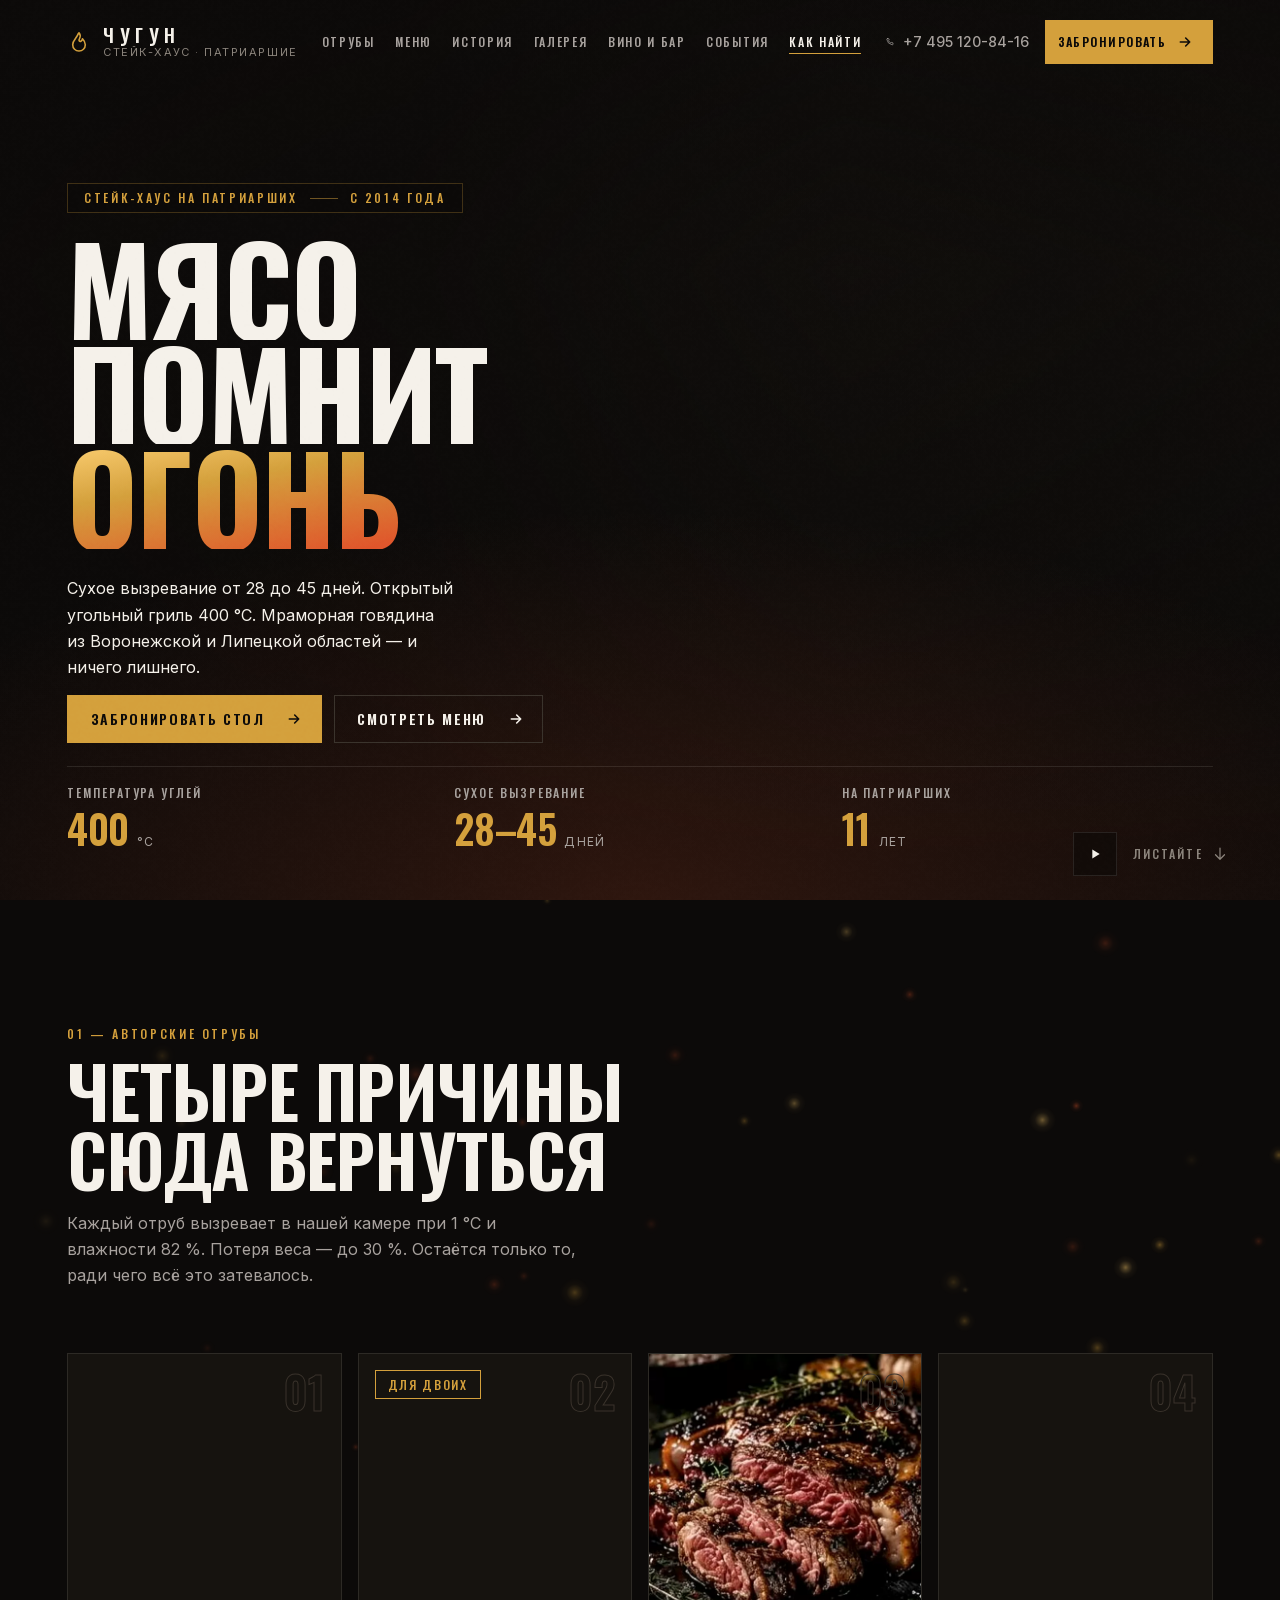
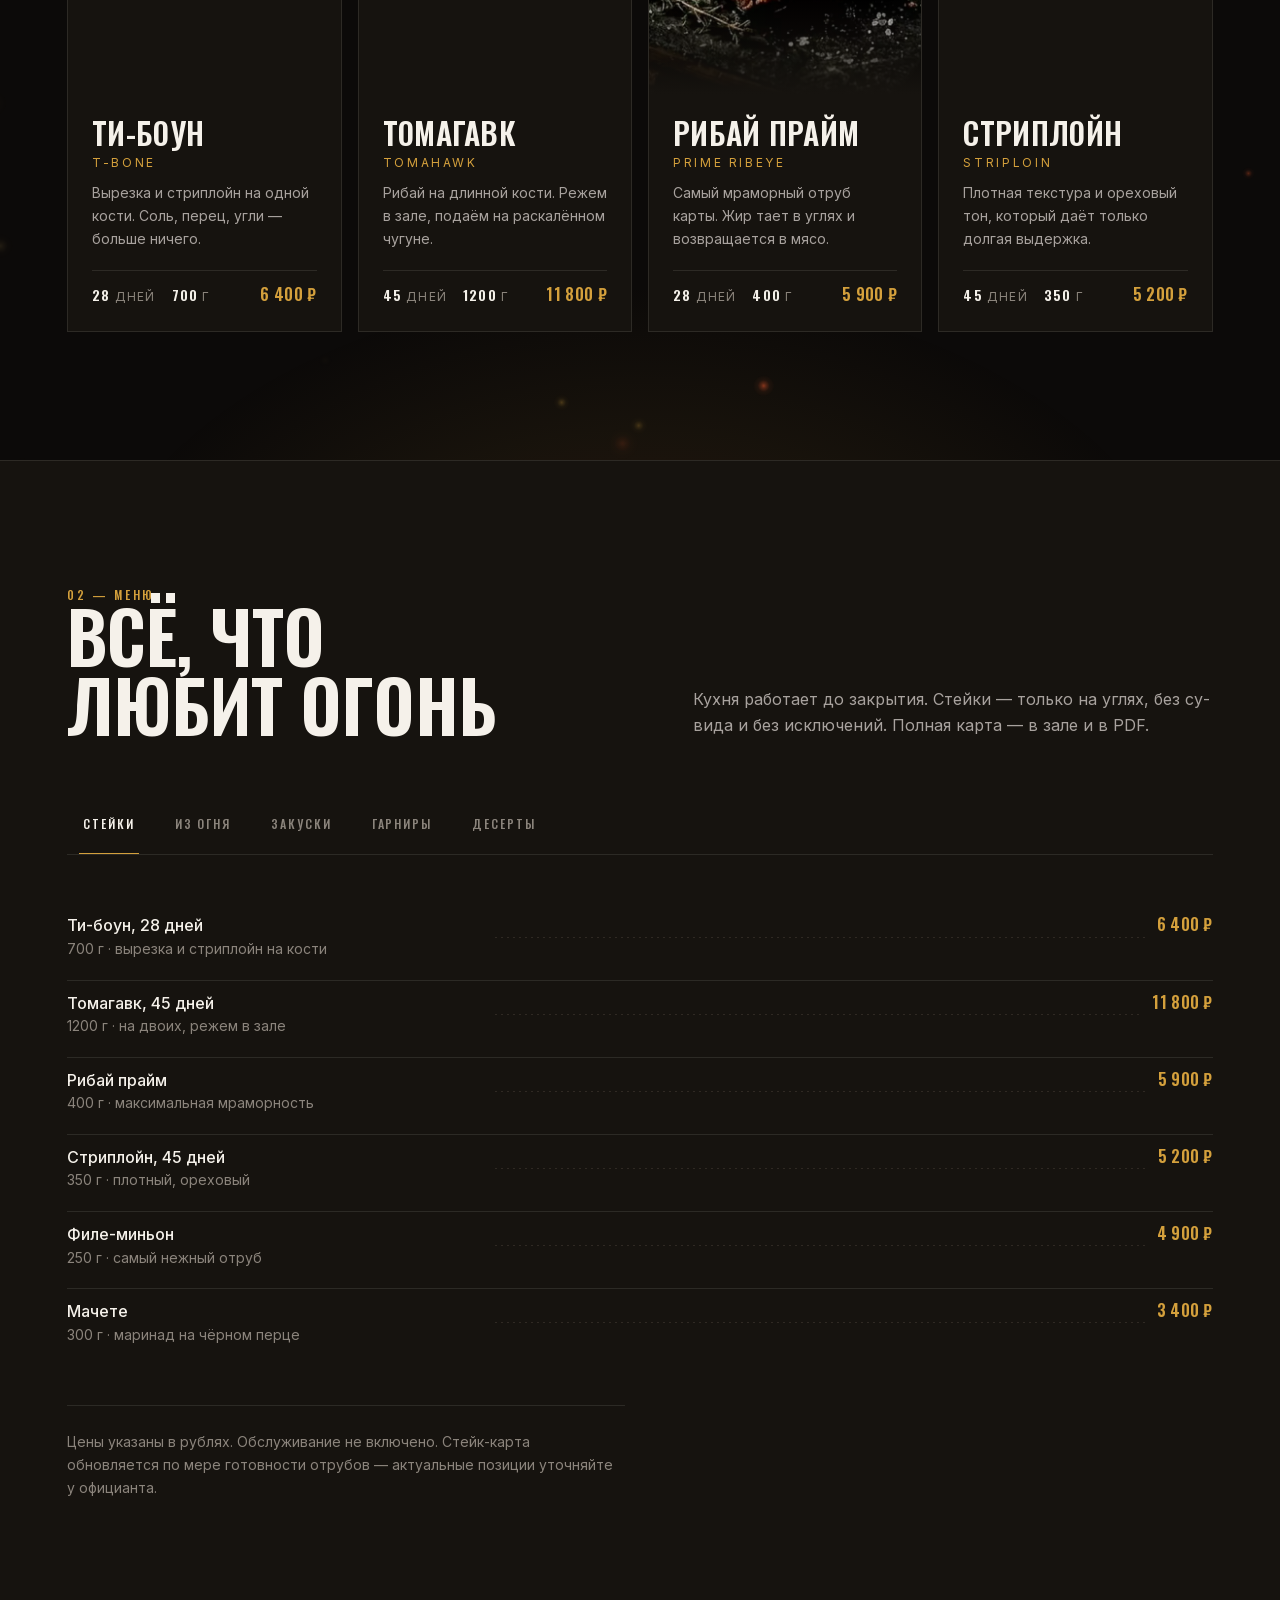
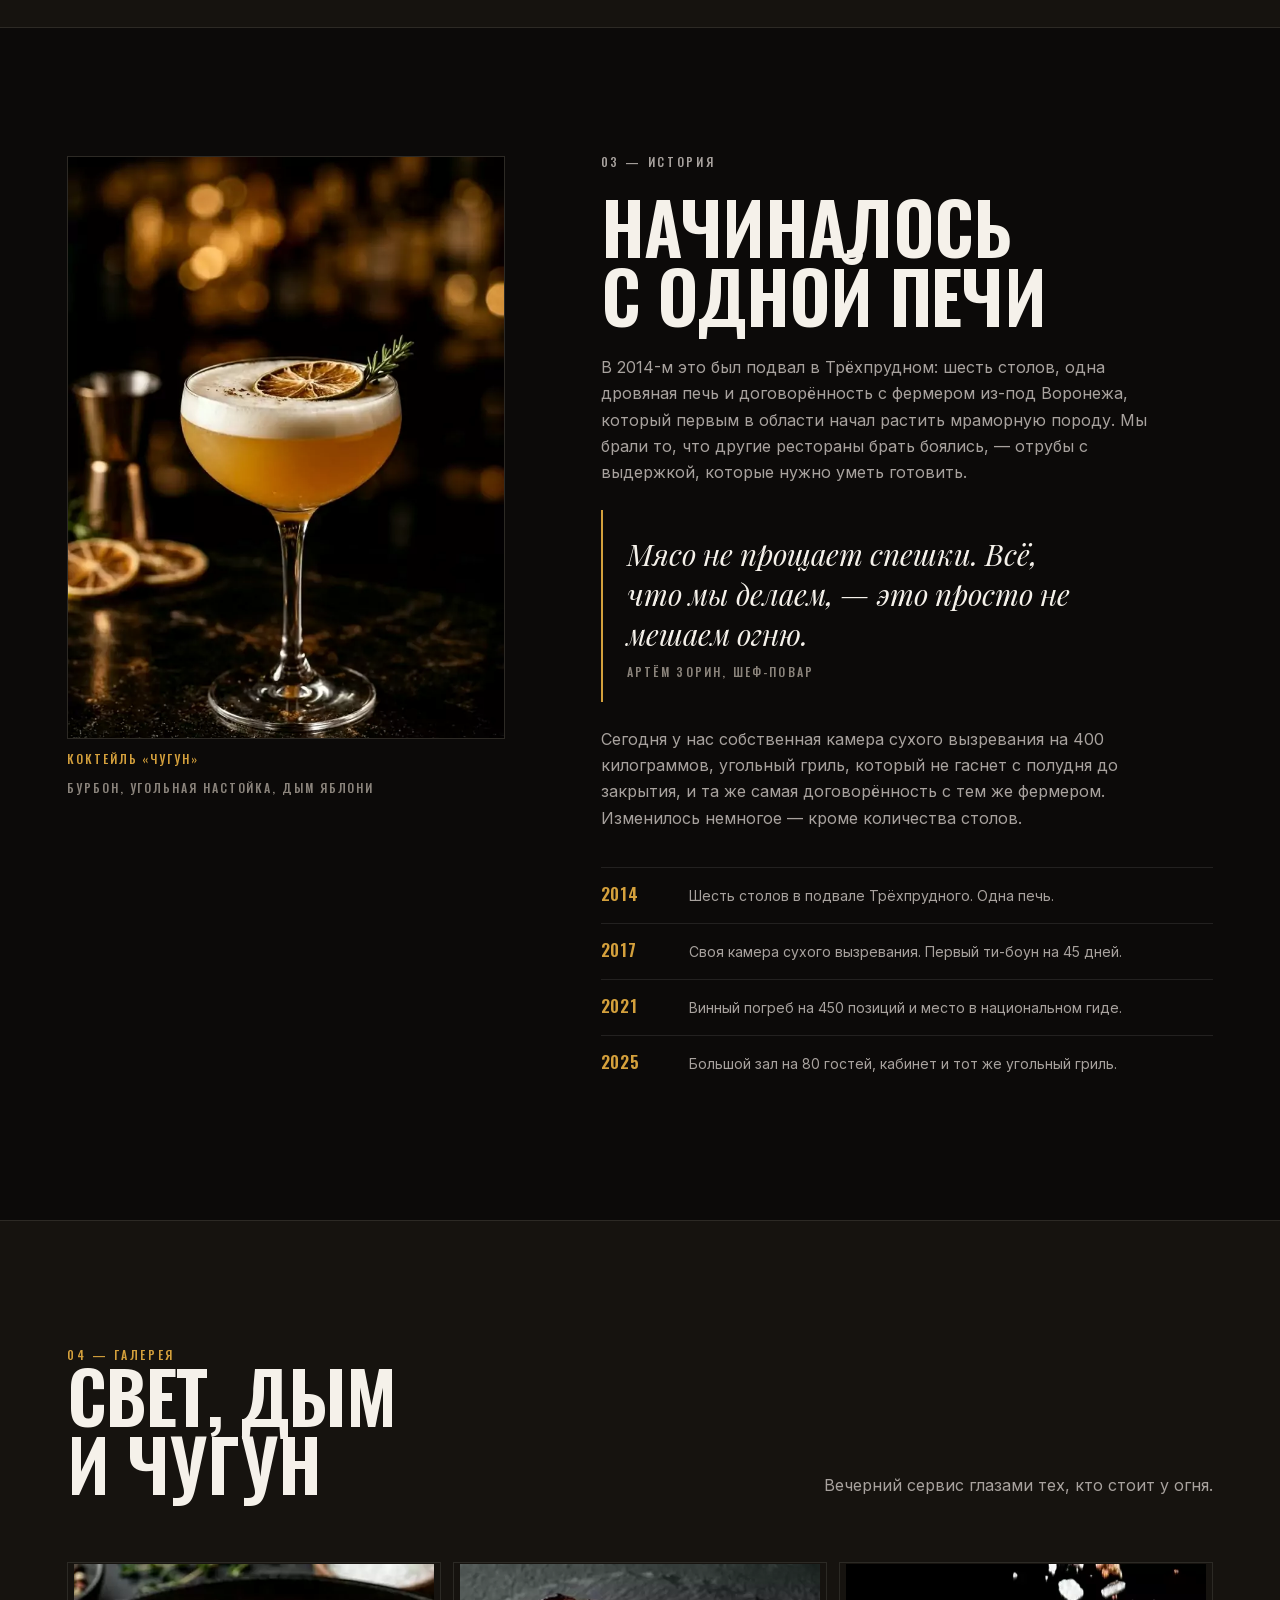
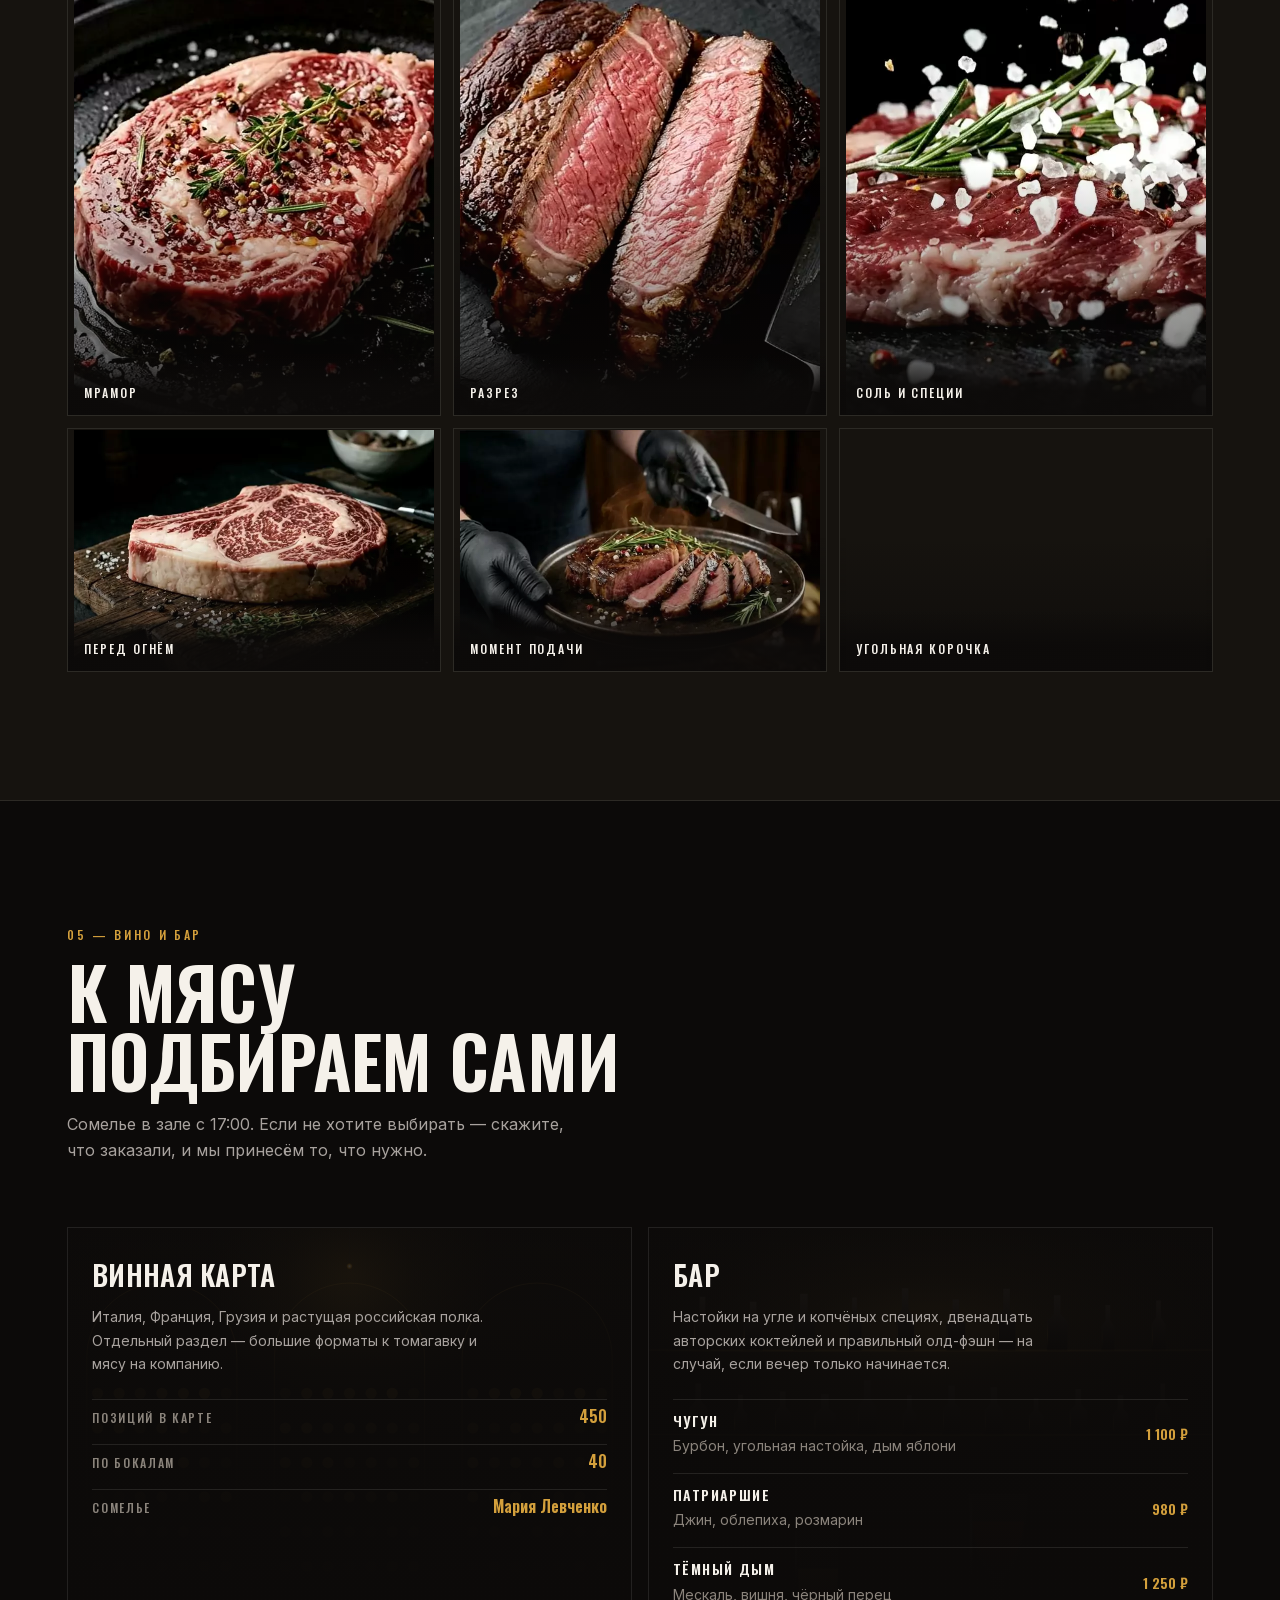
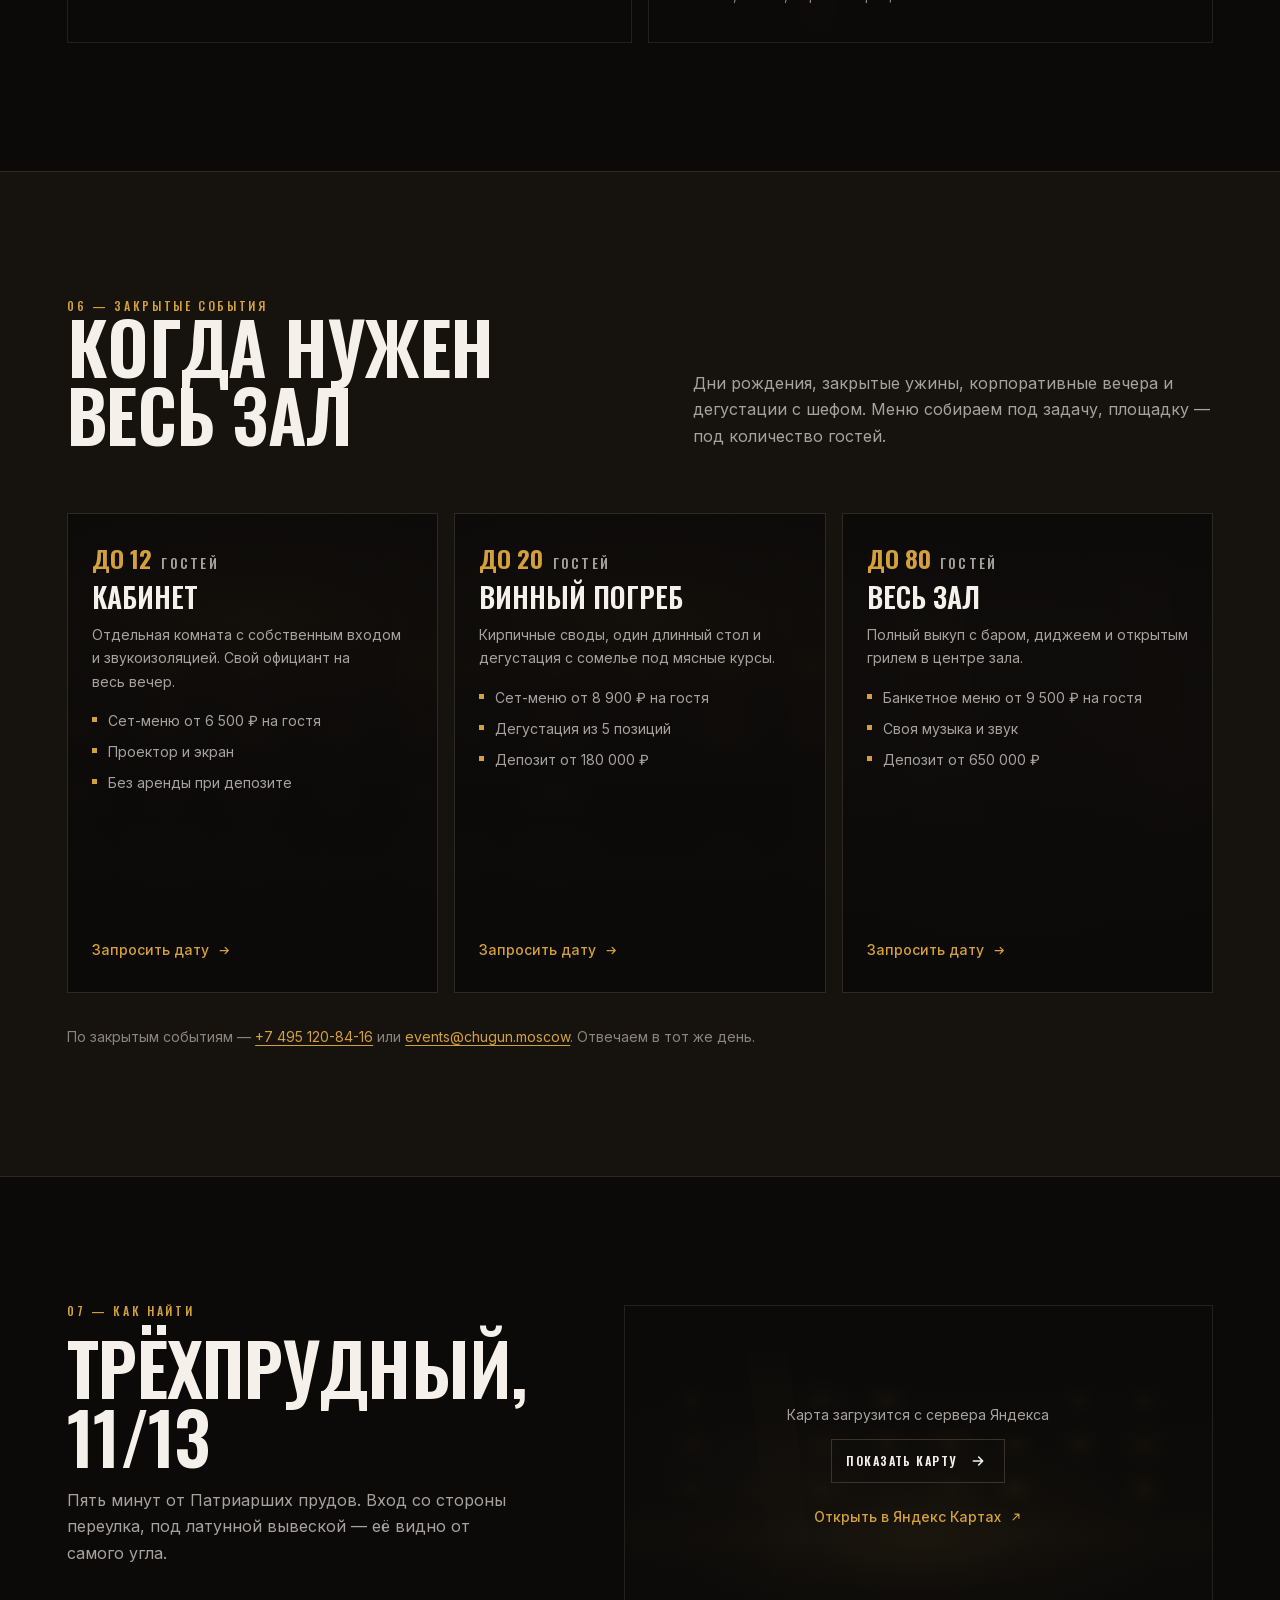
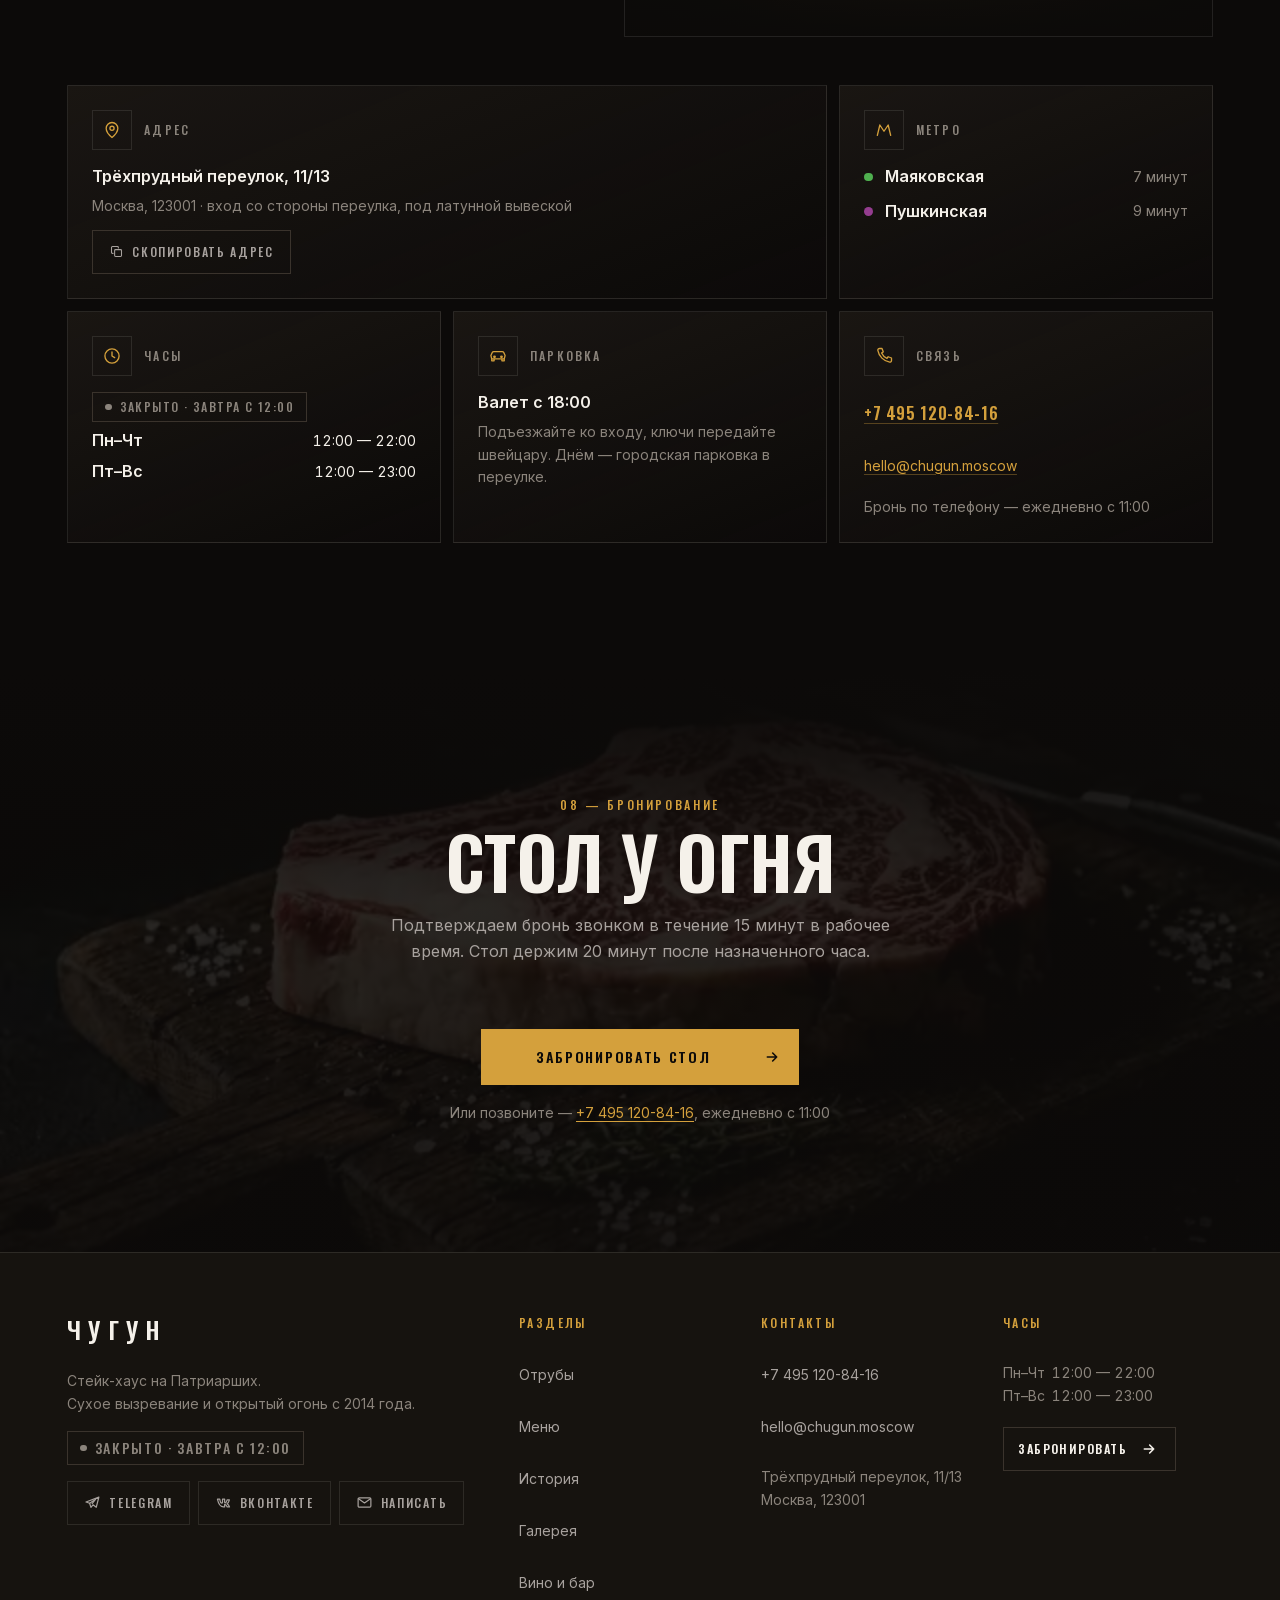
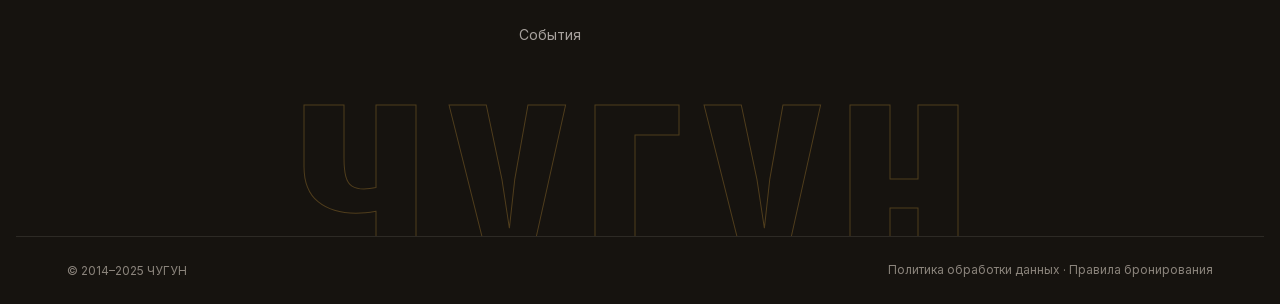
<file: index.html>
<!doctype html>
<html lang="ru">
<head>
<meta charset="utf-8">
<meta name="viewport" content="width=device-width, initial-scale=1, viewport-fit=cover">
<title>ЧУГУН — стейк-хаус на Патриарших | Москва</title>
<meta name="description" content="ЧУГУН — стейк-хаус в Трёхпрудном переулке. Сухое вызревание 28–45 дней, открытый угольный гриль 400 °C, 450 позиций винной карты. Бронирование стола онлайн.">
<meta name="theme-color" content="#0C0A09">
<link rel="canonical" href="https://chugun.moscow/">

<meta property="og:type" content="restaurant">
<meta property="og:locale" content="ru_RU">
<meta property="og:site_name" content="ЧУГУН">
<meta property="og:title" content="ЧУГУН — стейк-хаус на Патриарших">
<meta property="og:description" content="Сухое вызревание 28–45 дней. Открытый угольный гриль 400 °C. Трёхпрудный переулок, 11/13.">
<meta property="og:image" content="assets/img/og-cover.jpg">
<meta property="og:image:width" content="1200">
<meta property="og:image:height" content="630">
<meta name="twitter:card" content="summary_large_image">

<link rel="icon" href="assets/img/favicon.svg" type="image/svg+xml">
<link rel="apple-touch-icon" href="assets/img/favicon.svg">

<link rel="preload" as="font" type="font/woff2" href="assets/fonts/oswald-cyrillic.woff2" crossorigin>
<link rel="preload" as="font" type="font/woff2" href="assets/fonts/inter-cyrillic.woff2" crossorigin>
<link rel="stylesheet" href="assets/css/fonts.css">
<link rel="stylesheet" href="assets/css/styles.css">

<script>(function(d){d.classList.add('js');window.__rvFailsafe=setTimeout(function(){d.classList.add('rv-fallback')},2500)})(document.documentElement)</script>
<!-- Если скрипт страницы упадёт, страница скажет об этом сама, а не будет
     молча выглядеть недоделанной: без этого причину видно только в консоли,
     до которой на телефоне не добраться. -->
<script>addEventListener('error',function(e){if(!e.message)return;var b=document.getElementById('jserr');
if(!b){b=document.createElement('div');b.id='jserr';b.setAttribute('role','alert');
b.style.cssText='position:fixed;inset:auto 0 0;z-index:99998;padding:10px 14px;background:#7A3418;color:#F5F1EA;font:500 12px/1.45 system-ui,sans-serif;text-align:center';
(document.body||document.documentElement).appendChild(b)}
b.textContent='Скрипт страницы не выполнился: '+e.message+' ('+(e.filename||'').split('/').pop()+':'+e.lineno+')'})</script>
<script type="application/ld+json">
{
  "@context": "https://schema.org",
  "@type": "Restaurant",
  "name": "ЧУГУН",
  "description": "Стейк-хаус на Патриарших: сухое вызревание 28–45 дней, открытый угольный гриль.",
  "servesCuisine": ["Стейк-хаус", "Мясо на огне"],
  "priceRange": "₽₽₽₽",
  "telephone": "+74951208416",
  "url": "https://chugun.moscow/",
  "address": {
    "@type": "PostalAddress",
    "streetAddress": "Трёхпрудный переулок, 11/13",
    "addressLocality": "Москва",
    "postalCode": "123001",
    "addressCountry": "RU"
  },
  "geo": { "@type": "GeoCoordinates", "latitude": 55.766, "longitude": 37.595 },
  "openingHoursSpecification": [
    { "@type": "OpeningHoursSpecification", "dayOfWeek": ["Monday","Tuesday","Wednesday","Thursday"], "opens": "12:00", "closes": "22:00" },
    { "@type": "OpeningHoursSpecification", "dayOfWeek": ["Friday","Saturday","Sunday"], "opens": "12:00", "closes": "23:00" }
  ],
  "acceptsReservations": true
}
</script>
</head>

<body>
<a class="skip" href="#main">Перейти к содержанию</a>
<div class="grain" aria-hidden="true"></div>

<!-- ══════════════════════════════════════════════ HEADER ══════════ -->
<header class="hdr" id="hdr">
  <div class="hdr__in">
    <a class="logo" href="#top" aria-label="ЧУГУН — на главную">
      <span class="logo__mark" aria-hidden="true">
        <svg viewBox="0 0 24 24" width="24" height="24" fill="none" stroke="currentColor" stroke-width="1.6" stroke-linecap="round" stroke-linejoin="round">
          <path d="M12 2.8c2.4 3 1 4.6.3 6.2-.8 1.7.4 3 1.6 2.3 1.4-.8 1.6-2.6 1.6-2.6 1.8 1.9 2.8 3.9 2.8 6C18.3 18.3 15.5 21 12 21s-6.3-2.7-6.3-6.3c0-4 3.3-6.2 4.6-9C10.8 4.6 11.2 3.6 12 2.8Z"/>
        </svg>
      </span>
      <span class="logo__txt">
        <span class="logo__name">ЧУГУН</span>
        <span class="logo__sub">стейк-хаус · Патриаршие</span>
      </span>
    </a>

    <nav class="nav" aria-label="Основная навигация">
      <a href="#cuts">Отрубы</a>
      <a href="#menu">Меню</a>
      <a href="#story">История</a>
      <a href="#gallery">Галерея</a>
      <a href="#bar">Вино и бар</a>
      <a href="#events">События</a>
      <a href="#place">Как найти</a>
    </nav>

    <div class="hdr__act">
      <a class="hdr__tel" href="tel:+74951208416">
        <svg viewBox="0 0 24 24" width="16" height="16" fill="none" stroke="currentColor" stroke-width="1.8" stroke-linecap="round" stroke-linejoin="round" aria-hidden="true"><path d="M6.6 3h3l1.5 4-2 1.4a13 13 0 0 0 6.5 6.5l1.4-2 4 1.5v3a2 2 0 0 1-2.2 2A17.6 17.6 0 0 1 4.6 5.2 2 2 0 0 1 6.6 3Z"/></svg>
        <span>+7 495 120-84-16</span>
      </a>
      <a class="btn btn--sm" href="#reserve"><span class="btn__t">Забронировать</span></a>
      <a class="burger" id="burger" href="#mnav" role="button" aria-expanded="false" aria-controls="mnav">
        <span class="burger__box" aria-hidden="true"><i></i><i></i><i></i></span>
        <span class="vh">Открыть меню</span>
      </a>
    </div>
  </div>
</header>

<dialog class="mnav" id="mnav" aria-label="Меню навигации">
  <div class="mnav__in">
    <a class="mnav__x" href="#top" data-close-mnav>
      <svg viewBox="0 0 24 24" width="24" height="24" fill="none" stroke="currentColor" stroke-width="1.8" stroke-linecap="round" aria-hidden="true"><path d="M6 6l12 12M18 6L6 18"/></svg>
      <span class="vh">Закрыть меню</span>
    </a>
    <nav class="mnav__list" aria-label="Разделы сайта">
      <a href="#cuts"><em>01</em>Отрубы</a>
      <a href="#menu"><em>02</em>Меню</a>
      <a href="#story"><em>03</em>История</a>
      <a href="#gallery"><em>04</em>Галерея</a>
      <a href="#bar"><em>05</em>Вино и бар</a>
      <a href="#events"><em>06</em>События</a>
      <a href="#place"><em>07</em>Как найти</a>
    </nav>
    <div class="mnav__foot">
      <a class="btn btn--block" href="#reserve"><span class="btn__t">Забронировать стол</span></a>
      <a class="mnav__tel" href="tel:+74951208416">+7 495 120-84-16</a>
      <p>Трёхпрудный переулок, 11/13<br>Ежедневно с 12:00</p>
    </div>
  </div>
</dialog>

<main id="main">
<!-- ════════════════════════════════════════════════ HERO ══════════ -->
<section class="hero" id="top">
  <div class="hero__media" aria-hidden="true">
    <picture>
      <source media="(min-width: 56em)" srcset="assets/img/hero-poster-wide.webp" width="1280" height="720">
      <img class="hero__bg" src="assets/img/hero-poster-tall.webp" alt="" width="608" height="1080" fetchpriority="high" decoding="async">
    </picture>
    <!-- Источник выбирает сама разметка: так ролик идёт и там, где скрипт
         не выполняется. Условие prefers-reduced-motion стоит прямо в media —
         если движение просить не велено, ни один <source> не подойдёт,
         и видео не загрузится вовсе. -->
    <video class="hero__vid" id="hero-vid" autoplay muted loop playsinline preload="metadata" tabindex="-1">
      <source src="assets/video/hero-wide.mp4" type="video/mp4"
              media="(min-width: 56em) and (prefers-reduced-motion: no-preference)">
      <source src="assets/video/hero-tall.mp4" type="video/mp4"
              media="(prefers-reduced-motion: no-preference)">
    </video>
  </div>
  <div class="hero__veil" aria-hidden="true"></div>

  <div class="hero__in">
    <p class="kicker rv"><span>Стейк-хаус на Патриарших</span><i aria-hidden="true"></i><span>с 2014 года</span></p>

    <h1 class="hero__h">
      <span class="rv-l"><span>Мясо</span></span>
      <span class="rv-l"><span>помнит</span></span>
      <span class="rv-l"><span class="hot">огонь</span></span>
    </h1>

    <p class="hero__lead rv">Сухое вызревание от 28 до 45 дней. Открытый угольный гриль 400 °C.
      Мраморная говядина из Воронежской и Липецкой областей — и ничего лишнего.</p>

    <div class="hero__cta rv">
      <a class="btn" href="#reserve"><span class="btn__t">Забронировать стол</span></a>
      <a class="btn btn--ghost" href="#menu"><span class="btn__t">Смотреть меню</span></a>
    </div>

    <dl class="hero__stats rv">
      <div><dt>Температура углей</dt><dd><b class="tnum">400</b><span>°C</span></dd></div>
      <div><dt>Сухое вызревание</dt><dd><b class="tnum">28–45</b><span>дней</span></dd></div>
      <div><dt>На Патриарших</dt><dd><b class="tnum">11</b><span>лет</span></dd></div>
    </dl>
  </div>

  <div class="hero__tools">
    <button class="hero__motion" id="hero-motion" type="button" hidden>
      <svg class="ic-pause" viewBox="0 0 24 24" width="16" height="16" fill="none" stroke="currentColor" stroke-width="1.8" stroke-linecap="round" aria-hidden="true"><path d="M9.5 5.5v13M14.5 5.5v13"/></svg>
      <svg class="ic-play" viewBox="0 0 24 24" width="16" height="16" fill="currentColor" aria-hidden="true"><path d="M8 5.2 19 12 8 18.8Z"/></svg>
      <span class="vh" id="hero-motion-t">Остановить фоновое видео</span>
    </button>
    <a class="hero__scroll" href="#cuts">
      <span>Листайте</span>
      <svg viewBox="0 0 24 24" width="18" height="18" fill="none" stroke="currentColor" stroke-width="1.6" stroke-linecap="round" stroke-linejoin="round" aria-hidden="true"><path d="M12 4v15m0 0-6-6m6 6 6-6"/></svg>
    </a>
  </div>
</section>

<!-- ═══════════════════════════════════════════ SIGNATURE ══════════ -->
<section class="sect sect--embers" id="cuts" aria-labelledby="cuts-h">
  <canvas class="embers" aria-hidden="true"></canvas>
  <div class="wrap">
    <header class="sh">
      <p class="kicker rv"><span>01 — Авторские отрубы</span></p>
      <h2 class="sh__h rv" id="cuts-h">Четыре причины<br>сюда вернуться</h2>
      <p class="sh__lead rv">Каждый отруб вызревает в нашей камере при 1 °C и влажности 82 %. Потеря веса — до 30 %.
        Остаётся только то, ради чего всё это затевалось.</p>
    </header>

    <ol class="cuts">
      <li class="cut rv-s">
        <a class="cut__a" href="#reserve">
          <span class="cut__ph"><img class="cut__bg" src="assets/img/dish-tbone.webp" alt="" width="560" height="700" loading="lazy" decoding="async"><span class="cut__num" aria-hidden="true">01</span></span>
          <span class="cut__body">
            <span class="cut__name">Ти-боун</span>
            <span class="cut__lat">T-bone</span>
            <span class="cut__txt">Вырезка и стриплойн на одной кости. Соль, перец, угли — больше ничего.</span>
            <span class="cut__meta">
              <span><b class="tnum">28</b> дней</span><span><b class="tnum">700</b> г</span><span class="cut__price tnum">6 400 ₽</span>
            </span>
          </span>
        </a>
      </li>
      <li class="cut rv-s">
        <a class="cut__a" href="#reserve">
          <span class="cut__ph"><img class="cut__bg" src="assets/img/dish-tomahawk.webp" alt="" width="560" height="700" loading="lazy" decoding="async"><span class="cut__num" aria-hidden="true">02</span>
            <span class="cut__badge">Для двоих</span></span>
          <span class="cut__body">
            <span class="cut__name">Томагавк</span>
            <span class="cut__lat">Tomahawk</span>
            <span class="cut__txt">Рибай на длинной кости. Режем в зале, подаём на раскалённом чугуне.</span>
            <span class="cut__meta">
              <span><b class="tnum">45</b> дней</span><span><b class="tnum">1200</b> г</span><span class="cut__price tnum">11 800 ₽</span>
            </span>
          </span>
        </a>
      </li>
      <li class="cut rv-s">
        <a class="cut__a" href="#reserve">
          <span class="cut__ph"><img class="cut__bg" src="assets/img/dish-ribeye.webp" alt="" width="560" height="700" loading="lazy" decoding="async"><span class="cut__num" aria-hidden="true">03</span></span>
          <span class="cut__body">
            <span class="cut__name">Рибай прайм</span>
            <span class="cut__lat">Prime ribeye</span>
            <span class="cut__txt">Самый мраморный отруб карты. Жир тает в углях и возвращается в мясо.</span>
            <span class="cut__meta">
              <span><b class="tnum">28</b> дней</span><span><b class="tnum">400</b> г</span><span class="cut__price tnum">5 900 ₽</span>
            </span>
          </span>
        </a>
      </li>
      <li class="cut rv-s">
        <a class="cut__a" href="#reserve">
          <span class="cut__ph"><img class="cut__bg" src="assets/img/dish-striploin.webp" alt="" width="560" height="700" loading="lazy" decoding="async"><span class="cut__num" aria-hidden="true">04</span></span>
          <span class="cut__body">
            <span class="cut__name">Стриплойн</span>
            <span class="cut__lat">Striploin</span>
            <span class="cut__txt">Плотная текстура и ореховый тон, который даёт только долгая выдержка.</span>
            <span class="cut__meta">
              <span><b class="tnum">45</b> дней</span><span><b class="tnum">350</b> г</span><span class="cut__price tnum">5 200 ₽</span>
            </span>
          </span>
        </a>
      </li>
    </ol>
  </div>
</section>

<!-- ════════════════════════════════════════════════ MENU ══════════ -->
<section class="sect sect--alt sect--wisp" id="menu" aria-labelledby="menu-h">
  <canvas class="wisp" aria-hidden="true"></canvas>
  <div class="wrap">
    <header class="sh sh--row">
      <div>
        <p class="kicker rv"><span>02 — Меню</span></p>
        <h2 class="sh__h rv" id="menu-h">Всё, что<br>любит огонь</h2>
      </div>
      <p class="sh__lead rv">Кухня работает до закрытия. Стейки — только на углях, без су-вида и без исключений.
        Полная карта — в зале и в PDF.</p>
    </header>

    <div class="tabs">
      <!-- Переключатель — группа радиокнопок, а не кнопки со скриптом:
           так вкладки работают и там, где JavaScript не выполняется,
           и стрелки на клавиатуре достаются даром. -->
      <input class="tabs__r" type="radio" name="menu-tab" id="tab-steak" checked>
      <input class="tabs__r" type="radio" name="menu-tab" id="tab-fire">
      <input class="tabs__r" type="radio" name="menu-tab" id="tab-start">
      <input class="tabs__r" type="radio" name="menu-tab" id="tab-side">
      <input class="tabs__r" type="radio" name="menu-tab" id="tab-dess">

      <div class="tabs__bar" role="group" aria-label="Разделы меню">
        <label for="tab-steak">Стейки</label>
        <label for="tab-fire">Из огня</label>
        <label for="tab-start">Закуски</label>
        <label for="tab-side">Гарниры</label>
        <label for="tab-dess">Десерты</label>
      </div>

      <div class="tabs__panels">
        <div class="tabs__p" id="p-steak">
          <ul class="menu">
            <li><span class="menu__n">Ти-боун, 28 дней<em>700 г · вырезка и стриплойн на кости</em></span><span class="menu__d" aria-hidden="true"></span><span class="menu__p tnum">6 400 ₽</span></li>
            <li><span class="menu__n">Томагавк, 45 дней<em>1200 г · на двоих, режем в зале</em></span><span class="menu__d" aria-hidden="true"></span><span class="menu__p tnum">11 800 ₽</span></li>
            <li><span class="menu__n">Рибай прайм<em>400 г · максимальная мраморность</em></span><span class="menu__d" aria-hidden="true"></span><span class="menu__p tnum">5 900 ₽</span></li>
            <li><span class="menu__n">Стриплойн, 45 дней<em>350 г · плотный, ореховый</em></span><span class="menu__d" aria-hidden="true"></span><span class="menu__p tnum">5 200 ₽</span></li>
            <li><span class="menu__n">Филе-миньон<em>250 г · самый нежный отруб</em></span><span class="menu__d" aria-hidden="true"></span><span class="menu__p tnum">4 900 ₽</span></li>
            <li><span class="menu__n">Мачете<em>300 г · маринад на чёрном перце</em></span><span class="menu__d" aria-hidden="true"></span><span class="menu__p tnum">3 400 ₽</span></li>
          </ul>
        </div>

        <div class="tabs__p" id="p-fire">
          <ul class="menu">
            <li><span class="menu__n">Костный мозг на углях<em>с петрушкой и бородинским тостом</em></span><span class="menu__d" aria-hidden="true"></span><span class="menu__p tnum">1 200 ₽</span></li>
            <li><span class="menu__n">Бараньи рёбра<em>6 часов в дыму яблони</em></span><span class="menu__d" aria-hidden="true"></span><span class="menu__p tnum">2 800 ₽</span></li>
            <li><span class="menu__n">Осьминог на гриле<em>с копчёным картофелем</em></span><span class="menu__d" aria-hidden="true"></span><span class="menu__p tnum">3 200 ₽</span></li>
            <li><span class="menu__n">Половина цыплёнка под прессом<em>чеснок, тимьян, лимон</em></span><span class="menu__d" aria-hidden="true"></span><span class="menu__p tnum">1 900 ₽</span></li>
            <li><span class="menu__n">Сибас целиком<em>на решётке, с укропным маслом</em></span><span class="menu__d" aria-hidden="true"></span><span class="menu__p tnum">2 600 ₽</span></li>
          </ul>
        </div>

        <div class="tabs__p" id="p-start">
          <ul class="menu">
            <li><span class="menu__n">Тартар из вырезки<em>рубим ножом, желток, каперсы</em></span><span class="menu__d" aria-hidden="true"></span><span class="menu__p tnum">1 600 ₽</span></li>
            <li><span class="menu__n">Брезаола домашняя<em>вызревание 60 дней</em></span><span class="menu__d" aria-hidden="true"></span><span class="menu__p tnum">1 400 ₽</span></li>
            <li><span class="menu__n">Копчёный язык<em>с хреном и печёной свёклой</em></span><span class="menu__d" aria-hidden="true"></span><span class="menu__p tnum">1 100 ₽</span></li>
            <li><span class="menu__n">Салат из томатов<em>бычье сердце, лук, масло на углях</em></span><span class="menu__d" aria-hidden="true"></span><span class="menu__p tnum">980 ₽</span></li>
            <li><span class="menu__n">Борщ на говяжьей грудинке<em>с пампушкой и салом</em></span><span class="menu__d" aria-hidden="true"></span><span class="menu__p tnum">890 ₽</span></li>
          </ul>
        </div>

        <div class="tabs__p" id="p-side">
          <ul class="menu">
            <li><span class="menu__n">Картофель в углях<em>со сметаной и зелёным луком</em></span><span class="menu__d" aria-hidden="true"></span><span class="menu__p tnum">690 ₽</span></li>
            <li><span class="menu__n">Спаржа на решётке<em>лимон, пармезан</em></span><span class="menu__d" aria-hidden="true"></span><span class="menu__p tnum">890 ₽</span></li>
            <li><span class="menu__n">Шампиньоны с чесноком<em>в чугунной сковороде</em></span><span class="menu__d" aria-hidden="true"></span><span class="menu__p tnum">640 ₽</span></li>
            <li><span class="menu__n">Кукуруза в топлёном масле<em>с копчёной паприкой</em></span><span class="menu__d" aria-hidden="true"></span><span class="menu__p tnum">590 ₽</span></li>
          </ul>
        </div>

        <div class="tabs__p" id="p-dess">
          <ul class="menu">
            <li><span class="menu__n">Медовик на гречишном мёде<em>двенадцать коржей</em></span><span class="menu__d" aria-hidden="true"></span><span class="menu__p tnum">620 ₽</span></li>
            <li><span class="menu__n">Печёное яблоко с углей<em>мороженое на топлёном молоке</em></span><span class="menu__d" aria-hidden="true"></span><span class="menu__p tnum">580 ₽</span></li>
            <li><span class="menu__n">Шоколадный фондан<em>вишня, настоянная на бурбоне</em></span><span class="menu__d" aria-hidden="true"></span><span class="menu__p tnum">660 ₽</span></li>
          </ul>
        </div>
      </div>
    </div>

    <p class="menu__note rv">Цены указаны в рублях. Обслуживание не включено.
      Стейк-карта обновляется по мере готовности отрубов — актуальные позиции уточняйте у официанта.</p>
  </div>
</section>

<!-- ═══════════════════════════════════════════════ STORY ══════════ -->
<section class="sect" id="story" aria-labelledby="story-h">
  <div class="wrap story">
    <div class="story__media rv-s">
      <img src="assets/img/story-fire.webp" alt="Авторский коктейль в бокале на барной стойке" width="720" height="960" loading="lazy" decoding="async">
      <figcaption>Коктейль «Чугун»<span>бурбон, угольная настойка, дым яблони</span></figcaption>
    </div>

    <div class="story__txt">
      <p class="kicker rv"><span>03 — История</span></p>
      <h2 class="sh__h rv" id="story-h">Начиналось<br>с одной печи</h2>

      <p class="rv">В 2014-м это был подвал в Трёхпрудном: шесть столов, одна дровяная печь и договорённость
        с фермером из-под Воронежа, который первым в области начал растить мраморную породу. Мы брали то,
        что другие рестораны брать боялись, — отрубы с выдержкой, которые нужно уметь готовить.</p>

      <blockquote class="quote rv">
        <p>Мясо не прощает спешки. Всё, что мы делаем, — это просто не мешаем огню.</p>
        <cite>Артём Зорин, шеф-повар</cite>
      </blockquote>

      <p class="rv">Сегодня у нас собственная камера сухого вызревания на 400 килограммов, угольный гриль,
        который не гаснет с полудня до закрытия, и та же самая договорённость с тем же фермером.
        Изменилось немногое — кроме количества столов.</p>

      <ol class="tl">
        <li class="rv-s"><b class="tnum">2014</b><span>Шесть столов в подвале Трёхпрудного. Одна печь.</span></li>
        <li class="rv-s"><b class="tnum">2017</b><span>Своя камера сухого вызревания. Первый ти-боун на 45 дней.</span></li>
        <li class="rv-s"><b class="tnum">2021</b><span>Винный погреб на 450 позиций и место в национальном гиде.</span></li>
        <li class="rv-s"><b class="tnum">2025</b><span>Большой зал на 80 гостей, кабинет и тот же угольный гриль.</span></li>
      </ol>
    </div>
  </div>
</section>

<!-- ═════════════════════════════════════════════ GALLERY ══════════ -->
<section class="sect sect--alt" id="gallery" aria-labelledby="gal-h">
  <div class="wrap">
    <header class="sh sh--row">
      <div>
        <p class="kicker rv"><span>04 — Галерея</span></p>
        <h2 class="sh__h rv" id="gal-h">Свет, дым<br>и чугун</h2>
      </div>
      <p class="sh__lead rv">Вечерний сервис глазами тех, кто стоит у огня.</p>
    </header>

    <ul class="gal" id="gal">
      <li class="gal__i gal__i--tall rv-s"><button type="button" data-lb="0"><img src="assets/img/gallery-01.webp" alt="Сырой мраморный отруб с солью, перцем и травами на чугунной сковороде" width="576" height="720" loading="lazy" decoding="async"><span class="gal__cap">Мрамор</span></button></li>
      <li class="gal__i gal__i--tall rv-s"><button type="button" data-lb="1"><img src="assets/img/gallery-02.webp" alt="Разрезанный стейк: розовая середина и угольная корка" width="576" height="720" loading="lazy" decoding="async"><span class="gal__cap">Разрез</span></button></li>
      <li class="gal__i gal__i--tall rv-s"><button type="button" data-lb="2"><img src="assets/img/gallery-03.webp" alt="Соль и чёрный перец падают на сырой отруб с розмарином" width="576" height="720" loading="lazy" decoding="async"><span class="gal__cap">Соль и специи</span></button></li>
      <li class="gal__i rv-s"><button type="button" data-lb="3"><img src="assets/img/gallery-04.webp" alt="Мраморный рибай на деревянной доске перед огнём" width="720" height="480" loading="lazy" decoding="async"><span class="gal__cap">Перед огнём</span></button></li>
      <li class="gal__i rv-s"><button type="button" data-lb="4"><img src="assets/img/gallery-05.webp" alt="Повар подаёт нарезанный стейк на горячей тарелке" width="720" height="480" loading="lazy" decoding="async"><span class="gal__cap">Момент подачи</span></button></li>
      <li class="gal__i rv-s"><button type="button" data-lb="5"><img src="assets/img/gallery-06.webp" alt="Угольная корочка на стейке крупным планом" width="720" height="480" loading="lazy" decoding="async"><span class="gal__cap">Угольная корочка</span></button></li>
    </ul>
  </div>
</section>

<dialog class="lb" id="lb" aria-label="Просмотр фотографии">
  <figure class="lb__fig">
    <img id="lb-img" alt="" width="1200" height="800">
    <figcaption id="lb-cap"></figcaption>
  </figure>
  <button class="lb__nav lb__nav--prev" type="button" data-lb-step="-1"><svg viewBox="0 0 24 24" width="26" height="26" fill="none" stroke="currentColor" stroke-width="1.7" stroke-linecap="round" stroke-linejoin="round" aria-hidden="true"><path d="M15 5l-7 7 7 7"/></svg><span class="vh">Предыдущая</span></button>
  <button class="lb__nav lb__nav--next" type="button" data-lb-step="1"><svg viewBox="0 0 24 24" width="26" height="26" fill="none" stroke="currentColor" stroke-width="1.7" stroke-linecap="round" stroke-linejoin="round" aria-hidden="true"><path d="M9 5l7 7-7 7"/></svg><span class="vh">Следующая</span></button>
  <button class="lb__x" type="button" data-lb-close><svg viewBox="0 0 24 24" width="24" height="24" fill="none" stroke="currentColor" stroke-width="1.8" stroke-linecap="round" aria-hidden="true"><path d="M6 6l12 12M18 6L6 18"/></svg><span class="vh">Закрыть</span></button>
  <p class="lb__count" id="lb-count" aria-live="polite"></p>
</dialog>

<!-- ═════════════════════════════════════════ WINE & BAR ══════════ -->
<section class="sect sect--wisp" id="bar" aria-labelledby="bar-h">
  <canvas class="wisp" aria-hidden="true"></canvas>
  <div class="wrap">
    <header class="sh">
      <p class="kicker rv"><span>05 — Вино и бар</span></p>
      <h2 class="sh__h rv" id="bar-h">К мясу<br>подбираем сами</h2>
      <p class="sh__lead rv">Сомелье в зале с 17:00. Если не хотите выбирать — скажите, что заказали,
        и мы принесём то, что нужно.</p>
    </header>

    <div class="duo">
      <article class="duo__c rv-s">
        <img class="duo__bg" src="assets/img/wine-cellar.svg" alt="Винный погреб с кирпичными арками" width="1200" height="900" loading="lazy" decoding="async">
        <div class="duo__body">
          <h3>Винная карта</h3>
          <p>Италия, Франция, Грузия и растущая российская полка. Отдельный раздел — большие форматы
            к томагавку и мясу на компанию.</p>
          <dl class="facts">
            <div><dt>Позиций в карте</dt><dd class="tnum">450</dd></div>
            <div><dt>По бокалам</dt><dd class="tnum">40</dd></div>
            <div><dt>Сомелье</dt><dd>Мария Левченко</dd></div>
          </dl>
        </div>
      </article>

      <article class="duo__c rv-s">
        <img class="duo__bg" src="assets/img/bar-counter.svg" alt="Барная стойка с настойками" width="1200" height="900" loading="lazy" decoding="async">
        <div class="duo__body">
          <h3>Бар</h3>
          <p>Настойки на угле и копчёных специях, двенадцать авторских коктейлей и правильный
            олд-фэшн — на случай, если вечер только начинается.</p>
          <ul class="drinks">
            <li><b>Чугун</b><span>Бурбон, угольная настойка, дым яблони</span><i class="tnum">1 100 ₽</i></li>
            <li><b>Патриаршие</b><span>Джин, облепиха, розмарин</span><i class="tnum">980 ₽</i></li>
            <li><b>Тёмный дым</b><span>Мескаль, вишня, чёрный перец</span><i class="tnum">1 250 ₽</i></li>
          </ul>
        </div>
      </article>
    </div>
  </div>
</section>

<!-- ══════════════════════════════════════════════ EVENTS ══════════ -->
<section class="sect sect--alt" id="events" aria-labelledby="ev-h">
  <div class="wrap">
    <header class="sh sh--row">
      <div>
        <p class="kicker rv"><span>06 — Закрытые события</span></p>
        <h2 class="sh__h rv" id="ev-h">Когда нужен<br>весь зал</h2>
      </div>
      <p class="sh__lead rv">Дни рождения, закрытые ужины, корпоративные вечера и дегустации с шефом.
        Меню собираем под задачу, площадку — под количество гостей.</p>
    </header>

    <div class="evs">
      <article class="ev rv-s">
        <img class="ev__bg" src="assets/img/event-cabinet.svg" alt="Приглушённый свет отдельного кабинета" width="1200" height="800" loading="lazy" decoding="async">
        <div class="ev__body">
          <p class="ev__cap"><b class="tnum">до 12</b> гостей</p>
          <h3>Кабинет</h3>
          <p>Отдельная комната с собственным входом и звукоизоляцией. Свой официант на весь вечер.</p>
          <ul><li>Сет-меню от 6 500 ₽ на гостя</li><li>Проектор и экран</li><li>Без аренды при депозите</li></ul>
          <a class="lnk" href="#reserve" data-zone="Кабинет (до 12)">Запросить дату<svg viewBox="0 0 24 24" width="15" height="15" fill="none" stroke="currentColor" stroke-width="2" stroke-linecap="round" stroke-linejoin="round" aria-hidden="true"><path d="M5 12h13m0 0-5-5m5 5-5 5"/></svg></a>
        </div>
      </article>

      <article class="ev rv-s">
        <img class="ev__bg" src="assets/img/event-cellar.svg" alt="Свет ламп в винном погребе" width="1200" height="800" loading="lazy" decoding="async">
        <div class="ev__body">
          <p class="ev__cap"><b class="tnum">до 20</b> гостей</p>
          <h3>Винный погреб</h3>
          <p>Кирпичные своды, один длинный стол и дегустация с сомелье под мясные курсы.</p>
          <ul><li>Сет-меню от 8 900 ₽ на гостя</li><li>Дегустация из 5 позиций</li><li>Депозит от 180 000 ₽</li></ul>
          <a class="lnk" href="#reserve" data-zone="Винный погреб (до 20)">Запросить дату<svg viewBox="0 0 24 24" width="15" height="15" fill="none" stroke="currentColor" stroke-width="2" stroke-linecap="round" stroke-linejoin="round" aria-hidden="true"><path d="M5 12h13m0 0-5-5m5 5-5 5"/></svg></a>
        </div>
      </article>

      <article class="ev rv-s">
        <img class="ev__bg" src="assets/img/event-hall.svg" alt="Дым и свет в основном зале вечером" width="1200" height="800" loading="lazy" decoding="async">
        <div class="ev__body">
          <p class="ev__cap"><b class="tnum">до 80</b> гостей</p>
          <h3>Весь зал</h3>
          <p>Полный выкуп с баром, диджеем и открытым грилем в центре зала.</p>
          <ul><li>Банкетное меню от 9 500 ₽ на гостя</li><li>Своя музыка и звук</li><li>Депозит от 650 000 ₽</li></ul>
          <a class="lnk" href="#reserve" data-zone="Основной зал">Запросить дату<svg viewBox="0 0 24 24" width="15" height="15" fill="none" stroke="currentColor" stroke-width="2" stroke-linecap="round" stroke-linejoin="round" aria-hidden="true"><path d="M5 12h13m0 0-5-5m5 5-5 5"/></svg></a>
        </div>
      </article>
    </div>

    <p class="evs__note rv">По закрытым событиям — <a href="tel:+74951208416">+7 495 120-84-16</a>
      или <a href="mailto:events@chugun.moscow">events@chugun.moscow</a>. Отвечаем в тот же день.</p>
  </div>
</section>

<!-- ═══════════════════════════════════════════════ PLACE ══════════ -->
<section class="sect" id="place" aria-labelledby="place-h">
  <div class="wrap place">
    <div class="place__head">
      <p class="kicker rv"><span>07 — Как найти</span></p>
      <h2 class="sh__h rv" id="place-h">Трёхпрудный,<br>11/13</h2>
      <p class="sh__lead rv">Пять минут от Патриарших прудов. Вход со стороны переулка,
        под латунной вывеской — её видно от самого угла.</p>
    </div>

    <div class="place__map rv-s">
      <div class="map" id="map" data-src="https://yandex.ru/map-widget/v1/?ll=37.595%2C55.766&amp;z=16&amp;pt=37.595,55.766,pm2rdm">
        <img src="assets/img/place-facade.svg" alt="Тёплые окна фасада в Трёхпрудном переулке вечером" width="1600" height="900" loading="lazy" decoding="async">
        <div class="map__ov">
          <p>Карта загрузится с сервера Яндекса</p>
          <button class="btn btn--ghost btn--sm" type="button" id="map-load"><span class="btn__t">Показать карту</span></button>
          <a class="lnk" href="https://yandex.ru/maps/?text=Москва, Трёхпрудный переулок, 11/13" target="_blank" rel="noopener">Открыть в Яндекс Картах<svg viewBox="0 0 24 24" width="14" height="14" fill="none" stroke="currentColor" stroke-width="2" stroke-linecap="round" stroke-linejoin="round" aria-hidden="true"><path d="M7 17 17 7m0 0h-7m7 0v7"/></svg></a>
        </div>
      </div>
    </div>

    <dl class="info">
      <div class="info__c info__c--wide rv-s">
        <dt><span class="info__ic" aria-hidden="true"><svg viewBox="0 0 24 24" width="20" height="20" fill="none" stroke="currentColor" stroke-width="1.6" stroke-linecap="round" stroke-linejoin="round"><path d="M12 21s7-5.6 7-11a7 7 0 1 0-14 0c0 5.4 7 11 7 11Z"/><circle cx="12" cy="10" r="2.5"/></svg></span>Адрес</dt>
        <dd>
          <b>Трёхпрудный переулок, 11/13</b>
          <span>Москва, 123001 · вход со стороны переулка, под латунной вывеской</span>
          <button class="info__copy" type="button" data-copy="Москва, Трёхпрудный переулок, 11/13">
            <svg viewBox="0 0 24 24" width="15" height="15" fill="none" stroke="currentColor" stroke-width="1.7" stroke-linecap="round" stroke-linejoin="round" aria-hidden="true"><rect x="9" y="9" width="11" height="11" rx="1.5"/><path d="M15 6.5V5.5A1.5 1.5 0 0 0 13.5 4h-8A1.5 1.5 0 0 0 4 5.5v8A1.5 1.5 0 0 0 5.5 15h1"/></svg>
            <span class="info__copy-t" aria-live="polite">Скопировать адрес</span>
          </button>
        </dd>
      </div>

      <div class="info__c rv-s">
        <dt><span class="info__ic" aria-hidden="true"><svg viewBox="0 0 24 24" width="20" height="20" fill="none" stroke="currentColor" stroke-width="1.6" stroke-linecap="round" stroke-linejoin="round"><path d="M4 18.5 7 6l5 7.5L17 6l3 12.5"/></svg></span>Метро</dt>
        <dd>
          <ul class="metro">
            <li><i style="background:#4FB04F" aria-hidden="true"></i><b>Маяковская</b><span>7 минут</span></li>
            <li><i style="background:#943D8F" aria-hidden="true"></i><b>Пушкинская</b><span>9 минут</span></li>
          </ul>
        </dd>
      </div>

      <div class="info__c rv-s">
        <dt><span class="info__ic" aria-hidden="true"><svg viewBox="0 0 24 24" width="20" height="20" fill="none" stroke="currentColor" stroke-width="1.6" stroke-linecap="round" stroke-linejoin="round"><circle cx="12" cy="12" r="8.5"/><path d="M12 7.2V12l3.2 2"/></svg></span>Часы</dt>
        <dd>
          <p class="info__now" data-open-now hidden><span class="info__dot" aria-hidden="true"></span><span data-open-now-text></span></p>
          <ul class="hours">
            <li><b>Пн–Чт</b><span class="tnum">12:00 — 22:00</span></li>
            <li><b>Пт–Вс</b><span class="tnum">12:00 — 23:00</span></li>
          </ul>
        </dd>
      </div>

      <div class="info__c rv-s">
        <dt><span class="info__ic" aria-hidden="true"><svg viewBox="0 0 24 24" width="20" height="20" fill="none" stroke="currentColor" stroke-width="1.6" stroke-linecap="round" stroke-linejoin="round"><path d="M4.5 15.5h15m-15 0-1-4 1.6-3.6A2 2 0 0 1 6.9 6.7h10.2a2 2 0 0 1 1.8 1.2l1.6 3.6-1 4m-15 0v2.3h2.8v-2.3m9.4 0v2.3h2.8v-2.3"/><circle cx="7.8" cy="13" r=".9"/><circle cx="16.2" cy="13" r=".9"/></svg></span>Парковка</dt>
        <dd>
          <b>Валет с 18:00</b>
          <span>Подъезжайте ко входу, ключи передайте швейцару. Днём — городская парковка в переулке.</span>
        </dd>
      </div>

      <div class="info__c rv-s">
        <dt><span class="info__ic" aria-hidden="true"><svg viewBox="0 0 24 24" width="20" height="20" fill="none" stroke="currentColor" stroke-width="1.6" stroke-linecap="round" stroke-linejoin="round"><path d="M6.6 3h3l1.5 4-2 1.4a13 13 0 0 0 6.5 6.5l1.4-2 4 1.5v3a2 2 0 0 1-2.2 2A17.6 17.6 0 0 1 4.6 5.2 2 2 0 0 1 6.6 3Z"/></svg></span>Связь</dt>
        <dd>
          <a class="info__big" href="tel:+74951208416">+7 495 120-84-16</a>
          <a href="mailto:hello@chugun.moscow">hello@chugun.moscow</a>
          <span>Бронь по телефону — ежедневно с 11:00</span>
        </dd>
      </div>
    </dl>
  </div>
</section>

<!-- ═════════════════════════════════════════════ RESERVE ══════════ -->
<section class="sect res" id="reserve" aria-labelledby="res-h">
  <img class="res__bg" src="assets/img/res-bg.webp" alt="" width="640" height="360" loading="lazy" decoding="async">
  <div class="wrap res__in">
    <header class="sh sh--c">
      <p class="kicker rv"><span>08 — Бронирование</span></p>
      <h2 class="sh__h rv" id="res-h">Стол у огня</h2>
      <p class="sh__lead rv">Подтверждаем бронь звонком в течение 15 минут в рабочее время.
        Стол держим 20 минут после назначенного часа.</p>
    </header>

    <!-- Показывается, только когда форма уехала в модальное окно -->
    <div class="res__cta rv" id="res-cta" hidden>
      <button class="btn btn--lg" type="button" data-book-open><span class="btn__t">Забронировать стол</span></button>
      <p class="form__alt">Или позвоните — <a href="tel:+74951208416">+7 495 120-84-16</a>, ежедневно с 11:00</p>
    </div>

    <!-- Без JavaScript форма живёт прямо здесь и работает на нативных полях -->
    <div class="res__host" id="res-host">
      <form class="form" id="res-form" data-endpoint="">
        <div class="form__err" id="form-err" tabindex="-1" hidden>
          <h3>Проверьте, пожалуйста, форму</h3>
          <ul id="form-err-list"></ul>
        </div>

        <fieldset class="step" id="step-1">
          <legend class="vh">Шаг 1. Когда и сколько гостей</legend>

          <div class="fld">
            <p class="fld__lbl" id="lbl-date">Дата <span class="req" aria-hidden="true">*</span></p>
            <p class="native"><label for="f-date">Дата визита</label>
              <input id="f-date" name="date" type="date" required></p>
            <div class="cal" id="cal" hidden>
              <div class="cal__hd">
                <button class="cal__nav" type="button" data-cal="-1">
                  <svg viewBox="0 0 24 24" width="18" height="18" fill="none" stroke="currentColor" stroke-width="1.8" stroke-linecap="round" stroke-linejoin="round" aria-hidden="true"><path d="M15 5l-7 7 7 7"/></svg>
                  <span class="vh">Предыдущий месяц</span>
                </button>
                <p class="cal__m" id="cal-m" aria-live="polite"></p>
                <button class="cal__nav" type="button" data-cal="1">
                  <svg viewBox="0 0 24 24" width="18" height="18" fill="none" stroke="currentColor" stroke-width="1.8" stroke-linecap="round" stroke-linejoin="round" aria-hidden="true"><path d="M9 5l7 7-7 7"/></svg>
                  <span class="vh">Следующий месяц</span>
                </button>
              </div>
              <div class="cal__dow" aria-hidden="true"><span>Пн</span><span>Вт</span><span>Ср</span><span>Чт</span><span>Пт</span><span>Сб</span><span>Вс</span></div>
              <div class="cal__grid" id="cal-grid" role="group" aria-labelledby="lbl-date" data-err-mirror></div>
              <p class="cal__hint">Принимаем брони на 60 дней вперёд</p>
            </div>
          </div>

          <div class="fld">
            <p class="fld__lbl" id="lbl-time">Время <span class="req" aria-hidden="true">*</span></p>
            <p class="native"><label for="f-time">Время визита</label>
              <select id="f-time" name="time" required>
                <option value="">Выберите время</option>
                <option>12:00</option><option>13:00</option><option>14:00</option><option>15:00</option>
                <option>16:00</option><option>17:00</option><option>18:00</option><option selected>19:00</option>
                <option>20:00</option><option>21:00</option><option>22:00</option><option>23:00</option>
              </select></p>
            <div class="chips" id="times" role="radiogroup" aria-labelledby="lbl-time" data-err-mirror hidden></div>
            <p class="fld__hint" id="time-note" hidden></p>
          </div>

          <div class="fld fld--split">
            <div>
              <p class="fld__lbl" id="lbl-guests">Гостей <span class="req" aria-hidden="true">*</span></p>
              <p class="native"><label for="f-guests">Количество гостей</label>
                <select id="f-guests" name="guests" required>
                  <option>1</option><option selected>2</option><option>3</option><option>4</option>
                  <option>5</option><option>6</option><option>7</option><option>8</option>
                  <option>9</option><option>10</option><option value="10+">Больше 10</option>
                </select></p>
              <div class="cnt" id="guests" data-err-mirror hidden>
                <button class="cnt__b" type="button" data-g="-1">
                  <svg viewBox="0 0 24 24" width="18" height="18" fill="none" stroke="currentColor" stroke-width="2" stroke-linecap="round" aria-hidden="true"><path d="M6 12h12"/></svg>
                  <span class="vh">Убрать гостя</span>
                </button>
                <output class="cnt__v tnum" id="guests-out" for="f-guests" aria-live="polite">2</output>
                <button class="cnt__b" type="button" data-g="1">
                  <svg viewBox="0 0 24 24" width="18" height="18" fill="none" stroke="currentColor" stroke-width="2" stroke-linecap="round" aria-hidden="true"><path d="M12 6v12M6 12h12"/></svg>
                  <span class="vh">Добавить гостя</span>
                </button>
              </div>
              <p class="fld__hint">Компании от 11 человек — через раздел «События»</p>
            </div>

            <div>
              <p class="fld__lbl" id="lbl-zone">Зал</p>
              <p class="native"><label for="f-zone">Выбор зала</label>
                <select id="f-zone" name="zone">
                  <option>Основной зал</option>
                  <option>Барная стойка</option>
                  <option>Кабинет (до 12)</option>
                  <option>Винный погреб (до 20)</option>
                </select></p>
              <div class="chips chips--wrap" id="zones" role="radiogroup" aria-labelledby="lbl-zone" hidden></div>
            </div>
          </div>
        </fieldset>

        <fieldset class="step" id="step-2">
          <legend class="vh">Шаг 2. Как с вами связаться</legend>
          <div class="grid">
            <p class="f f--half">
              <label for="f-name">Имя <span class="req" aria-hidden="true">*</span></label>
              <input id="f-name" name="name" type="text" autocomplete="name" required minlength="2" aria-describedby="h-name">
              <span class="hint" id="h-name">Как к вам обращаться</span>
            </p>

            <p class="f f--half">
              <label for="f-tel">Телефон <span class="req" aria-hidden="true">*</span></label>
              <input id="f-tel" name="tel" type="tel" inputmode="tel" autocomplete="tel" required aria-describedby="h-tel" placeholder="+7 900 000-00-00">
              <span class="hint" id="h-tel">На этот номер позвоним для подтверждения</span>
            </p>

            <div class="fld">
              <p class="fld__lbl" id="lbl-occ">Повод</p>
              <p class="native"><label for="f-occ">Повод визита</label>
                <select id="f-occ" name="occasion">
                  <option value="">Без повода</option>
                  <option>День рождения</option>
                  <option>Годовщина</option>
                  <option>Деловой ужин</option>
                  <option>Дегустация с шефом</option>
                </select></p>
              <div class="chips chips--wrap" id="occs" role="radiogroup" aria-labelledby="lbl-occ" hidden></div>
            </div>

            <p class="f f--full">
              <label for="f-note">Пожелания</label>
              <textarea id="f-note" name="note" rows="3" aria-describedby="h-note" placeholder="Столик подальше от бара, аллергия на орехи, нужен детский стул…"></textarea>
              <span class="hint" id="h-note">Передадим менеджеру зала</span>
            </p>

            <p class="f f--full f--check">
              <input id="f-ok" name="consent" type="checkbox" required aria-describedby="h-ok">
              <label for="f-ok">Согласен на обработку персональных данных <span class="req" aria-hidden="true">*</span></label>
              <span class="hint" id="h-ok">Используем только для подтверждения брони</span>
            </p>
          </div>
        </fieldset>

        <div class="form__foot">
          <p class="sumline" id="sumline" hidden></p>
          <div class="form__acts">
            <button class="btn btn--ghost btn--back" type="button" id="step-back" hidden>
              <span class="btn__t">Назад</span>
            </button>
            <button class="btn" type="button" id="step-next" hidden>
              <span class="btn__t">Далее</span>
            </button>
            <button class="btn btn--lg" type="submit" id="res-submit">
              <span class="btn__label">Забронировать стол</span>
              <span class="btn__spin" aria-hidden="true"></span>
            </button>
          </div>
          <p class="form__alt" id="form-alt">Или позвоните — <a href="tel:+74951208416">+7 495 120-84-16</a>, ежедневно с 11:00</p>
        </div>

        <p class="form__live vh" id="form-live" role="status" aria-live="polite"></p>
      </form>

      <div class="done" id="res-done" hidden tabindex="-1">
        <span class="done__ic" aria-hidden="true">
          <svg viewBox="0 0 24 24" width="30" height="30" fill="none" stroke="currentColor" stroke-width="1.8" stroke-linecap="round" stroke-linejoin="round"><path d="m4 12.5 5.2 5.2L20 7"/></svg>
        </span>
        <h3>Заявка принята</h3>
        <p id="done-sum"></p>
        <p class="done__note">Перезвоним в течение 15 минут, чтобы подтвердить бронь.
          Если нужно раньше — <a href="tel:+74951208416">+7 495 120-84-16</a>.</p>
        <button class="btn btn--ghost btn--sm" type="button" id="res-again"><span class="btn__t">Отправить ещё одну заявку</span></button>
      </div>
    </div>
  </div>
</section>

<dialog class="book" id="book" aria-labelledby="book-h">
  <div class="book__in">
    <header class="book__hd">
      <div class="book__ttl">
        <p class="kicker"><span>Бронирование</span></p>
        <h2 id="book-h">Стол у огня</h2>
      </div>
      <button class="book__x" type="button" data-book-close>
        <svg viewBox="0 0 24 24" width="22" height="22" fill="none" stroke="currentColor" stroke-width="1.8" stroke-linecap="round" aria-hidden="true"><path d="M6 6l12 12M18 6L6 18"/></svg>
        <span class="vh">Закрыть бронирование</span>
      </button>
    </header>

    <div class="book__prog" id="book-prog" hidden>
      <p class="book__steps" id="book-steps"></p>
      <div class="book__bar"><i id="book-bar-i"></i></div>
    </div>

    <div class="book__body" id="book-body"></div>
  </div>
</dialog>

</main>

<!-- ══════════════════════════════════════════════ FOOTER ══════════ -->
<footer class="ft">
  <div class="wrap ft__in">
    <div class="ft__brand">
      <span class="logo__name">ЧУГУН</span>
      <p>Стейк-хаус на Патриарших.<br>Сухое вызревание и открытый огонь с 2014 года.</p>

      <p class="info__now ft__now" data-open-now hidden>
        <span class="info__dot" aria-hidden="true"></span><span data-open-now-text></span>
      </p>

      <ul class="ft__soc">
        <li><a href="https://t.me/chugun_moscow" target="_blank" rel="noopener">
          <svg viewBox="0 0 24 24" width="17" height="17" fill="none" stroke="currentColor" stroke-width="1.7" stroke-linecap="round" stroke-linejoin="round" aria-hidden="true"><path d="M21 4.5 2.8 11.3l5.1 1.8 1.9 5.8 2.9-3.6 4.6 3.4Z"/><path d="m7.9 13.1 8.6-5.7-5 6.2"/></svg>
          Telegram</a></li>
        <li><a href="https://vk.com/chugun_moscow" target="_blank" rel="noopener">
          <svg viewBox="0 0 24 24" width="17" height="17" fill="none" stroke="currentColor" stroke-width="1.7" stroke-linecap="round" stroke-linejoin="round" aria-hidden="true"><path d="M3.5 7.2h3.2c.5 3.4 2 5.8 3.1 5.8.6 0 .8-.3.8-1.2V7.2h3v4.2c0 .8.3 1 .7 1 .9 0 2.2-1.8 3-4.2h3c-.7 2.7-2 4.7-3.2 5.6 1.3.9 2.7 2.5 3.4 4.4h-3.3c-.7-1.6-1.9-2.9-3-3.5-.4-.2-.6 0-.6.6v2.9h-1.7c-3.3 0-6.7-3-8.4-10.6Z"/></svg>
          ВКонтакте</a></li>
        <li><a href="mailto:hello@chugun.moscow">
          <svg viewBox="0 0 24 24" width="17" height="17" fill="none" stroke="currentColor" stroke-width="1.7" stroke-linecap="round" stroke-linejoin="round" aria-hidden="true"><rect x="3" y="5.5" width="18" height="13" rx="1.6"/><path d="m3.6 6.6 8.4 6 8.4-6"/></svg>
          Написать</a></li>
      </ul>
    </div>

    <nav class="ft__nav" aria-label="Разделы сайта">
      <h2>Разделы</h2>
      <a href="#cuts">Отрубы</a><a href="#menu">Меню</a><a href="#story">История</a>
      <a href="#gallery">Галерея</a><a href="#bar">Вино и бар</a><a href="#events">События</a>
    </nav>

    <div class="ft__col">
      <h2>Контакты</h2>
      <a href="tel:+74951208416">+7 495 120-84-16</a>
      <a href="mailto:hello@chugun.moscow">hello@chugun.moscow</a>
      <p>Трёхпрудный переулок, 11/13<br>Москва, 123001</p>
    </div>

    <div class="ft__col">
      <h2>Часы</h2>
      <p class="tnum">Пн–Чт&ensp;12:00 — 22:00<br>Пт–Вс&ensp;12:00 — 23:00</p>
      <a class="btn btn--ghost btn--sm" href="#reserve"><span class="btn__t">Забронировать</span></a>
    </div>
  </div>

  <p class="ft__mark" aria-hidden="true"><span>ЧУГУН</span></p>

  <div class="wrap ft__btm">
    <p>© 2014–2025 ЧУГУН</p>
    <p><a href="#privacy">Политика обработки данных</a> · <a href="#rules">Правила бронирования</a></p>
  </div>
</footer>

<!-- ═══════════════════════════════════════════ ДОКУМЕНТЫ ══════════ -->
<!-- Ссылки в подвале ведут сюда. Открываются и без скрипта: якорь
     попадает в :target, и окно разворачивается правилом в CSS. -->
<dialog class="doc" id="privacy" aria-labelledby="privacy-h">
  <article class="doc__in">
    <header class="doc__hd">
      <div class="doc__ttl">
        <p class="kicker"><span>Документы</span></p>
        <h2 id="privacy-h">Политика обработки данных</h2>
      </div>
      <a class="doc__x" href="#top" data-doc-close><svg viewBox="0 0 24 24" width="22" height="22" fill="none" stroke="currentColor" stroke-width="1.8" stroke-linecap="round" aria-hidden="true"><path d="M6 6l12 12M18 6L6 18"/></svg><span class="vh">Закрыть</span></a>
    </header>
    <div class="doc__body">
      <p class="doc__lead">Коротко: мы спрашиваем имя и телефон только затем, чтобы перезвонить
        и подтвердить бронь. Больше ни для чего эти данные не используются.</p>

      <h3>Кто обрабатывает</h3>
      <p>Ресторан «ЧУГУН», Москва, Трёхпрудный переулок, 11/13. Вопросы по данным —
        на <a href="mailto:hello@chugun.moscow">hello@chugun.moscow</a> или
        по телефону <a href="tel:+74951208416">+7 495 120-84-16</a>.</p>

      <h3>Что мы собираем</h3>
      <ul>
        <li>имя — чтобы знать, к кому обращаться;</li>
        <li>телефон — чтобы перезвонить и подтвердить бронь;</li>
        <li>дату, время, число гостей и выбранный зал;</li>
        <li>пожелания, если вы их написали, — например, про аллергию или детский стул.</li>
      </ul>

      <h3>Зачем</h3>
      <p>Только чтобы подтвердить бронь, подготовить стол и связаться с вами, если
        что-то изменится. Мы не рассылаем рекламу и не передаём данные третьим лицам —
        их видят менеджер зала и администратор, больше никто.</p>

      <h3>На каком основании</h3>
      <p>На основании вашего согласия: это та галочка под формой. Без неё заявка
        не отправляется, потому что иначе мы не имеем права вам звонить.</p>

      <h3>Сколько храним</h3>
      <p>Девяносто дней после визита — чтобы помнить ваши предпочтения, если вы
        вернётесь. Потом удаляем. Отозвать согласие можно в любой момент: позвоните
        или напишите, и мы удалим запись в тот же день.</p>

      <h3>Куки и счётчики</h3>
      <p>Сайт не ставит куки и не подключает счётчики аналитики. Карта в разделе
        «Как найти» подгружается с сервера Яндекса только после того, как вы нажмёте
        «Показать карту», — до этого никаких запросов на сторону не уходит.</p>

      <p class="doc__note">Это типовой текст для ресторана с вымышленными реквизитами.
        Перед публикацией покажите его юристу и подставьте настоящие данные
        организации.</p>
    </div>
  </article>
</dialog>

<dialog class="doc" id="rules" aria-labelledby="rules-h">
  <article class="doc__in">
    <header class="doc__hd">
      <div class="doc__ttl">
        <p class="kicker"><span>Документы</span></p>
        <h2 id="rules-h">Правила бронирования</h2>
      </div>
      <a class="doc__x" href="#top" data-doc-close><svg viewBox="0 0 24 24" width="22" height="22" fill="none" stroke="currentColor" stroke-width="1.8" stroke-linecap="round" aria-hidden="true"><path d="M6 6l12 12M18 6L6 18"/></svg><span class="vh">Закрыть</span></a>
    </header>
    <div class="doc__body">
      <p class="doc__lead">Бронь — это обещание в обе стороны: мы держим стол, вы приходите
        вовремя. Всё остальное — детали, и вот они.</p>

      <h3>Подтверждение</h3>
      <p>Заявка с сайта — ещё не бронь. Мы перезваниваем в течение пятнадцати минут
        в рабочее время и подтверждаем стол голосом. Если заявка пришла ночью,
        позвоним на следующий день после полудня.</p>

      <h3>Сколько держим стол</h3>
      <p>Двадцать минут после назначенного часа. Опаздываете — позвоните, и мы
        придержим дольше. Если связи нет, через двадцать минут стол уходит в зал,
        но мы постараемся посадить вас за стойку.</p>

      <h3>Изменение и отмена</h3>
      <p>Поменять время, число гостей или отменить бронь можно звонком не позднее
        чем за два часа до визита. Это бесплатно и без объяснений — просто позвоните.</p>

      <h3>Компании от одиннадцати человек</h3>
      <p>Такие брони идут через раздел «События»: там кабинет, винный погреб
        и выкуп зала, у каждого свой депозит и сет-меню. Депозит возвращается
        в счёт заказа, а при отмене позднее чем за сутки — удерживается.</p>

      <h3>Дети, аллергии, особые просьбы</h3>
      <p>Детский стул, место подальше от бара, непереносимость орехов — напишите
        в поле «Пожелания» при бронировании. Кухня учитывает их заранее, в зале
        это сделать уже сложнее.</p>

      <h3>Чего мы не делаем</h3>
      <p>Не берём предоплату за обычный стол, не ограничиваем время за столом
        и не просим освободить место «через полтора часа». Пришли — сидите сколько
        хочется, кухня работает до закрытия.</p>

      <p class="doc__note">Правила вымышленного ресторана: даты, телефоны и суммы
        в них условны и заменяются на ваши.</p>
    </div>
  </article>
</dialog>

<div class="cta-bar" id="ctabar" aria-hidden="true">
  <a class="cta-bar__tel" href="tel:+74951208416">
    <svg viewBox="0 0 24 24" width="18" height="18" fill="none" stroke="currentColor" stroke-width="1.8" stroke-linecap="round" stroke-linejoin="round" aria-hidden="true"><path d="M6.6 3h3l1.5 4-2 1.4a13 13 0 0 0 6.5 6.5l1.4-2 4 1.5v3a2 2 0 0 1-2.2 2A17.6 17.6 0 0 1 4.6 5.2 2 2 0 0 1 6.6 3Z"/></svg>
    <span class="vh">Позвонить</span>
  </a>
  <a class="btn btn--sm" href="#reserve"><span class="btn__t">Забронировать стол</span></a>
</div>

<script src="assets/js/vendor/gsap.min.js" defer></script>
<script src="assets/js/vendor/ScrollTrigger.min.js" defer></script>
<script src="assets/js/main.js" defer></script>
</body>
</html>
</file>
<file: assets/css/fonts.css>
/* Self-hosted subsets (cyrillic, cyrillic-ext, latin, latin-ext) of Oswald, Inter,
   Playfair Display Italic. Fetched from Google Fonts, served from same origin:
   no third-party request, no render-blocking round trip. SIL Open Font License 1.1. */

/* cyrillic-ext */
@font-face {
  font-family: 'Inter';
  font-style: normal;
  font-weight: 400 600;
  font-display: swap;
  src: url(../fonts/inter-cyrillic-ext.woff2) format('woff2');
  unicode-range: U+0460-052F, U+1C80-1C8A, U+20B4, U+2DE0-2DFF, U+A640-A69F, U+FE2E-FE2F;
}

/* cyrillic */
@font-face {
  font-family: 'Inter';
  font-style: normal;
  font-weight: 400 600;
  font-display: swap;
  src: url(../fonts/inter-cyrillic.woff2) format('woff2');
  unicode-range: U+0301, U+0400-045F, U+0490-0491, U+04B0-04B1, U+2116;
}

/* latin-ext */
@font-face {
  font-family: 'Inter';
  font-style: normal;
  font-weight: 400 600;
  font-display: swap;
  src: url(../fonts/inter-latin-ext.woff2) format('woff2');
  unicode-range: U+0100-02BA, U+02BD-02C5, U+02C7-02CC, U+02CE-02D7, U+02DD-02FF, U+0304, U+0308, U+0329, U+1D00-1DBF, U+1E00-1E9F, U+1EF2-1EFF, U+2020, U+20A0-20AB, U+20AD-20C0, U+2113, U+2C60-2C7F, U+A720-A7FF;
}

/* latin */
@font-face {
  font-family: 'Inter';
  font-style: normal;
  font-weight: 400 600;
  font-display: swap;
  src: url(../fonts/inter-latin.woff2) format('woff2');
  unicode-range: U+0000-00FF, U+0131, U+0152-0153, U+02BB-02BC, U+02C6, U+02DA, U+02DC, U+0304, U+0308, U+0329, U+2000-206F, U+20AC, U+2122, U+2191, U+2193, U+2212, U+2215, U+FEFF, U+FFFD;
}

/* cyrillic-ext */
@font-face {
  font-family: 'Oswald';
  font-style: normal;
  font-weight: 400 700;
  font-display: swap;
  src: url(../fonts/oswald-cyrillic-ext.woff2) format('woff2');
  unicode-range: U+0460-052F, U+1C80-1C8A, U+20B4, U+2DE0-2DFF, U+A640-A69F, U+FE2E-FE2F;
}

/* cyrillic */
@font-face {
  font-family: 'Oswald';
  font-style: normal;
  font-weight: 400 700;
  font-display: swap;
  src: url(../fonts/oswald-cyrillic.woff2) format('woff2');
  unicode-range: U+0301, U+0400-045F, U+0490-0491, U+04B0-04B1, U+2116;
}

/* latin-ext */
@font-face {
  font-family: 'Oswald';
  font-style: normal;
  font-weight: 400 700;
  font-display: swap;
  src: url(../fonts/oswald-latin-ext.woff2) format('woff2');
  unicode-range: U+0100-02BA, U+02BD-02C5, U+02C7-02CC, U+02CE-02D7, U+02DD-02FF, U+0304, U+0308, U+0329, U+1D00-1DBF, U+1E00-1E9F, U+1EF2-1EFF, U+2020, U+20A0-20AB, U+20AD-20C0, U+2113, U+2C60-2C7F, U+A720-A7FF;
}

/* latin */
@font-face {
  font-family: 'Oswald';
  font-style: normal;
  font-weight: 400 700;
  font-display: swap;
  src: url(../fonts/oswald-latin.woff2) format('woff2');
  unicode-range: U+0000-00FF, U+0131, U+0152-0153, U+02BB-02BC, U+02C6, U+02DA, U+02DC, U+0304, U+0308, U+0329, U+2000-206F, U+20AC, U+2122, U+2191, U+2193, U+2212, U+2215, U+FEFF, U+FFFD;
}

/* cyrillic */
@font-face {
  font-family: 'Playfair Display';
  font-style: italic;
  font-weight: 400;
  font-display: swap;
  src: url(../fonts/playfair-display-italic-cyrillic.woff2) format('woff2');
  unicode-range: U+0301, U+0400-045F, U+0490-0491, U+04B0-04B1, U+2116;
}

/* latin-ext */
@font-face {
  font-family: 'Playfair Display';
  font-style: italic;
  font-weight: 400;
  font-display: swap;
  src: url(../fonts/playfair-display-italic-latin-ext.woff2) format('woff2');
  unicode-range: U+0100-02BA, U+02BD-02C5, U+02C7-02CC, U+02CE-02D7, U+02DD-02FF, U+0304, U+0308, U+0329, U+1D00-1DBF, U+1E00-1E9F, U+1EF2-1EFF, U+2020, U+20A0-20AB, U+20AD-20C0, U+2113, U+2C60-2C7F, U+A720-A7FF;
}

/* latin */
@font-face {
  font-family: 'Playfair Display';
  font-style: italic;
  font-weight: 400;
  font-display: swap;
  src: url(../fonts/playfair-display-italic-latin.woff2) format('woff2');
  unicode-range: U+0000-00FF, U+0131, U+0152-0153, U+02BB-02BC, U+02C6, U+02DA, U+02DC, U+0304, U+0308, U+0329, U+2000-206F, U+20AC, U+2122, U+2191, U+2193, U+2212, U+2215, U+FEFF, U+FFFD;
}
</file>
<file: assets/css/styles.css>
/* ═══════════════════════════════════════════════════════════════════════════
   ЧУГУН — стейк-хаус на Патриарших
   Dark editorial / exaggerated minimalism. One warm light source, near-black
   ground, brass and ember as the only chromatic events.
   ═══════════════════════════════════════════════════════════════════════════ */

/* ── 1. TOKENS ──────────────────────────────────────────────────────────── */
:root {
  /* surface */
  --ink:        #0C0A09;
  --coal:       #16130F;
  --smoke:      #241F1A;
  --ash:        #3A332C;
  --line:       #3A332C;
  --line-soft:  rgba(245, 241, 234, .10);

  /* content */
  --bone:       #F5F1EA;   /* 17.5:1 on --ink · 15.7:1 on --coal */
  --mute:       #A8A29E;   /*  7.8:1 on --ink ·  7.1:1 on --coal */
  --faint:      #8B847C;   /*  5.4:1 on --ink ·  5.0:1 on --coal — AA on both surfaces */

  /* accent */
  --brass:      #D4A03C;   /*  8.4:1 on --ink  */
  --brass-dim:  #A16207;
  --ember:      #E0552B;
  --ember-dim:  #8C2F14;
  --danger:     #FF6B5A;   /*  6.1:1 on --ink  */

  /* spacing — 4pt rhythm */
  --s1: .25rem;  --s2: .5rem;   --s3: .75rem;  --s4: 1rem;
  --s5: 1.5rem;  --s6: 2rem;    --s7: 3rem;    --s8: 4rem;
  --s9: 6rem;    --s10: 8rem;

  /* type */
  --f-disp: 'Oswald', 'Arial Narrow', system-ui, sans-serif;
  --f-body: 'Inter', system-ui, -apple-system, 'Segoe UI', sans-serif;
  --f-quote:'Playfair Display', Georgia, serif;

  --t-hero:   clamp(2.9rem, min(13.5vw, 13.5svh), 9rem);
  --t-h2:     clamp(2.1rem, 5.6vw, 4.6rem);
  --t-h3:     clamp(1.25rem, 2.3vw, 1.75rem);
  --t-lead:   clamp(1rem, 1.25vw, 1.175rem);
  --t-sm:     .875rem;
  --t-xs:     .75rem;

  /* layout */
  --wrap:     78rem;
  --gutter:   clamp(1rem, 4vw, 3.5rem);
  --hdr-h:    4.5rem;
  --r:        0px;

  /* motion */
  --e-out:    cubic-bezier(.16, 1, .3, 1);
  --e-in-out: cubic-bezier(.65, 0, .35, 1);
  --d-fast:   160ms;
  --d-base:   280ms;
  --d-slow:   520ms;

  /* layers */
  --z-base: 0; --z-raise: 10; --z-sticky: 40; --z-hdr: 100; --z-modal: 1000;
}

/* ── 2. RESET ───────────────────────────────────────────────────────────── */
*, *::before, *::after { box-sizing: border-box }
* { margin: 0 }

html {
  background: var(--ink);
  -webkit-text-size-adjust: 100%;
  scroll-behavior: smooth;
  scroll-padding-top: calc(var(--hdr-h) + var(--s5));
}
@media (prefers-reduced-motion: reduce) { html { scroll-behavior: auto } }

/* Серая вспышка iOS поверх собственных состояний нажатия не нужна */
a, button, [role="tab"], label, summary { -webkit-tap-highlight-color: transparent }

body {
  min-height: 100dvh;
  background: var(--ink);
  color: var(--bone);
  font: 400 1rem/1.65 var(--f-body);
  font-synthesis-weight: none;
  text-rendering: optimizeLegibility;
  -webkit-font-smoothing: antialiased;
  overflow-x: hidden;
}

/* Браузер без поддержки <dialog> показывает его как обычный блок —
   содержимое окна висело бы прямо в странице. */
dialog:not([open]) { display: none }

/* Запасной режим, когда showModal() не сработал: окно открыто атрибутом,
   модальности нет, ::backdrop не рисуется. Подложку даём огромной тенью —
   это дешевле лишнего элемента и не создаёт своего слоя. */
dialog.dlg--plain {
  position: fixed; z-index: var(--z-modal);
  box-shadow: 0 0 0 100vmax rgba(6, 5, 4, .92);
}
.mnav.dlg--plain { inset: 0; max-width: none; max-height: none }
.book.dlg--plain { inset: 0 0 0 auto }
.lb.dlg--plain   { inset: 0; margin: auto }

/* component display rules must never outrank the hidden attribute */
[hidden] { display: none !important }

img, svg, video { display: block; max-width: 100% }
img { height: auto; background: var(--coal) }
button, input, select, textarea { font: inherit; color: inherit }
button { background: none; border: 0; cursor: pointer }
a { color: inherit; text-decoration: none }
ul, ol { list-style: none; padding: 0 }
h1, h2, h3 { font-weight: 600; line-height: 1.04; text-wrap: balance }
p { text-wrap: pretty }

:focus-visible {
  outline: 2px solid var(--brass);
  outline-offset: 3px;
  border-radius: 1px;
}

.vh {
  position: absolute; width: 1px; height: 1px; padding: 0;
  margin: -1px; overflow: hidden; clip-path: inset(50%); white-space: nowrap;
}

.skip {
  position: fixed; inset-inline-start: var(--s4); top: -100%;
  z-index: calc(var(--z-modal) + 1);
  display: inline-flex; align-items: center; min-height: 2.75rem;
  padding: var(--s3) var(--s5);
  background: var(--brass); color: var(--ink);
  font: 600 var(--t-sm)/1 var(--f-body);
  transition: top var(--d-fast) var(--e-out);
}
.skip:focus { top: var(--s4) }

.tnum { font-variant-numeric: tabular-nums; font-feature-settings: 'tnum' 1 }

/* film grain — one 64px tile, composited, never repainted */
.grain {
  position: fixed; inset: 0; z-index: var(--z-sticky);
  pointer-events: none;
  background-image: url('../img/grain.png');
  background-size: 128px 128px;
  opacity: .035;
  mix-blend-mode: overlay;
}

/* ── 3. REVEAL ──────────────────────────────────────────────────────────── */
/* Hidden only while JS is live AND has not yet handed over to GSAP.
   .rv-fallback (head timer) and reduced-motion both restore the final state. */
.js .rv,
.js .rv-s      { opacity: 0 }
.js .rv-l span { display: inline-block; transform: translateY(105%) }
.js .rv-l      { overflow: hidden; display: block }

.js.rv-fallback .rv,
.js.rv-fallback .rv-s      { opacity: 1 }
.js.rv-fallback .rv-l span { transform: none }

@media (prefers-reduced-motion: reduce) {
  .js .rv, .js .rv-s      { opacity: 1 !important }
  .js .rv-l span          { transform: none !important }
}

/* ── 4. PRIMITIVES ──────────────────────────────────────────────────────── */
.wrap {
  width: 100%; max-width: var(--wrap);
  margin-inline: auto;
  padding-inline: var(--gutter);
}

.kicker {
  display: flex; align-items: center; gap: var(--s3);
  font: 500 var(--t-xs)/1 var(--f-disp);
  letter-spacing: .22em; text-transform: uppercase;
  color: var(--brass);
}
.kicker { flex-wrap: wrap }
.kicker i {
  flex: 0 0 auto; width: 1.75rem; height: 1px;
  background: currentColor; opacity: .5;
}
@media (max-width: 30em) { .kicker i { display: none } }

.btn {
  /* Кнопка ведёт себя так: в покое — текст и стрелка справа; при наведении
     из центра разрастается круг и заливает кнопку, текст уезжает вправо,
     правая стрелка улетает за край, а слева влетает вторая. Углы за то же
     время скругляются. Стрелки рисует один слой с двумя масками — так их
     цвет всегда равен currentColor и меняется вместе с текстом. */
  --btn-bg: var(--brass); --btn-fg: var(--ink); --btn-bd: var(--brass);
  /* Цвет текста при наведении НЕ меняется, и это не лень, а замер.
     Если текст перекрашивать навстречу заливке, на стыке неизбежно
     ловится кадр, где он уже светлый, а фон ещё нет (или наоборот):
     замерено 1.1–2.4:1 на протяжении ~100 мс. Поэтому цвет заливки
     подобран так, чтобы тот же текст читался и до, и во время, и после:
     тёмная надпись — светлая заливка, светлая надпись — тёмная. */
  --btn-fill: var(--bone);           /* цвет круга, заливающего кнопку */
  --btn-r-on: 12px;                  /* скругление под курсором */
  --btn-blob: 34rem;                 /* круг в конце — с запасом на диагональ */
  --btn-shift: .6rem;                /* разбег текста */
  --btn-pad-i: var(--s6);
  --arrow: url("data:image/svg+xml,%3Csvg xmlns='http://www.w3.org/2000/svg' viewBox='0 0 24 24' fill='none' stroke='%23000' stroke-width='2.4' stroke-linecap='round' stroke-linejoin='round'%3E%3Cpath d='M5 12h14M13 6l6 6-6 6'/%3E%3C/svg%3E");

  position: relative; isolation: isolate; overflow: hidden;
  display: inline-flex; align-items: center; justify-content: center; gap: var(--s2);
  min-height: 3rem;
  padding: var(--s3) calc(var(--btn-pad-i) + .9rem) var(--s3) var(--btn-pad-i);
  border: 1px solid var(--btn-bd); border-radius: var(--r);
  background: var(--btn-bg); color: var(--btn-fg);
  font: 600 var(--t-sm)/1 var(--f-disp);
  letter-spacing: .12em; text-transform: uppercase;
  cursor: pointer;
  /* Цвет текста ждёт 90 мс: к этому моменту круг уже накрыл центр кнопки,
     и надпись не успевает побыть светлой на ещё латунном фоне. */
  transition: border-color 600ms cubic-bezier(.23, 1, .32, 1),
              border-radius 600ms cubic-bezier(.23, 1, .32, 1),
              background var(--d-base) var(--e-out),
              transform var(--d-fast) var(--e-out);
}

/* круг-заливка */
.btn::before {
  content: ''; position: absolute; z-index: 0;
  top: 50%; left: 50%;
  width: var(--btn-blob); height: var(--btn-blob);
  margin: calc(var(--btn-blob) / -2) 0 0 calc(var(--btn-blob) / -2);
  border-radius: 50%;
  background: var(--btn-fill);
  opacity: 0;
  /* масштаб, а не ширина с высотой: раскладку это не трогает вовсе */
  transform: scale(.03);
  transition: transform 800ms cubic-bezier(.19, 1, .22, 1),
              opacity 800ms cubic-bezier(.19, 1, .22, 1);
  pointer-events: none;
}

/* две стрелки одним слоем: маска слева и маска справа */
.btn::after {
  content: ''; position: absolute; z-index: 2; inset: 0;
  background: currentColor;
  -webkit-mask-image: var(--arrow), var(--arrow);
          mask-image: var(--arrow), var(--arrow);
  -webkit-mask-repeat: no-repeat, no-repeat;
          mask-repeat: no-repeat, no-repeat;
  -webkit-mask-size: 1rem 1rem, 1rem 1rem;
          mask-size: 1rem 1rem, 1rem 1rem;
  -webkit-mask-position: -25% 50%, calc(100% - 1.15rem) 50%;
          mask-position: -25% 50%, calc(100% - 1.15rem) 50%;
  transition: -webkit-mask-position 800ms cubic-bezier(.34, 1.56, .64, 1),
                      mask-position 800ms cubic-bezier(.34, 1.56, .64, 1),
              opacity var(--d-fast) var(--e-out);
  pointer-events: none;
}

.btn__t, .btn__label {
  position: relative; z-index: 1;
  display: inline-block;
  transform: translateX(calc(var(--btn-shift) * -1));
  transition: transform 800ms var(--e-out);
}

.btn:is(:hover, :focus-visible) {
  /* рамку красим в цвет заливки, а не прячем: фон кнопки лежит под
     прозрачной рамкой, и от латунной кнопки оставалось кольцо */
  border-color: var(--btn-fill);
  border-radius: var(--btn-r-on);
}
.btn:is(:hover, :focus-visible)::before { transform: scale(1); opacity: 1 }
.btn:is(:hover, :focus-visible)::after {
  -webkit-mask-position: 1.15rem 50%, 125% 50%;
          mask-position: 1.15rem 50%, 125% 50%;
}
.btn:is(:hover, :focus-visible) :is(.btn__t, .btn__label) {
  transform: translateX(var(--btn-shift));
}
.btn:active { transform: scale(.96) }

/* «Назад» смотрит в другую сторону: зеркалим слой со стрелками
   и меняем знак разбега */
.btn--back::after { transform: scaleX(-1) }
.btn--back .btn__t { transform: translateX(var(--btn-shift)) }
.btn--back:is(:hover, :focus-visible) .btn__t { transform: translateX(calc(var(--btn-shift) * -1)) }

.btn--ghost {
  --btn-bg: transparent; --btn-fg: var(--bone); --btn-bd: var(--ash);
  /* тёмный уголь под светлой надписью: 7.9:1 в конце, ниже 7.3:1 не опускается */
  --btn-fill: #7A3418; --btn-bd-on: var(--brass);
}
.btn--ghost:is(:hover, :focus-visible) { border-color: var(--btn-bd-on) }
.btn--sm  { --btn-pad-i: var(--s5); min-height: 2.75rem; padding-block: var(--s2); font-size: var(--t-xs) }
.btn--lg  { --btn-pad-i: var(--s8); min-height: 3.5rem; padding-block: var(--s4); font-size: var(--t-sm) }
.btn--block { width: 100% }
.btn[aria-disabled="true"], .btn:disabled { opacity: .45; cursor: not-allowed }
/* пока идёт отправка, стрелки мешают спиннеру */
.btn.is-busy::after { opacity: 0 }

.lnk {
  display: inline-flex; align-items: center; gap: var(--s2);
  min-height: 2.75rem;
  color: var(--brass);
  font: 500 var(--t-sm)/1 var(--f-body);
  transition: gap var(--d-base) var(--e-out), color var(--d-base) var(--e-out);
}
.lnk:hover { gap: var(--s3); color: #E8B558 }
.lnk svg { flex: 0 0 auto }

/* ── 5. HEADER ──────────────────────────────────────────────────────────── */
.hdr {
  position: fixed; inset: 0 0 auto; z-index: var(--z-hdr);
  padding-top: env(safe-area-inset-top);
  background: transparent;
  border-bottom: 1px solid transparent;
  transition: background var(--d-base) var(--e-out),
              border-color var(--d-base) var(--e-out),
              backdrop-filter var(--d-base) var(--e-out);
}
.hdr--solid {
  background: rgba(12, 10, 9, .88);
  border-bottom-color: var(--line-soft);
  backdrop-filter: blur(14px) saturate(120%);
}
.hdr__in {
  display: flex; align-items: center; gap: var(--s5);
  max-width: var(--wrap); margin-inline: auto;
  min-height: var(--hdr-h);
  padding-inline: var(--gutter);
}

.logo { display: flex; align-items: center; gap: var(--s3); flex: 0 0 auto; padding-block: var(--s2) }
/* На 320 px логотип с бургером не оставляли места под поле: подпись
   набрана в разрядку, и она же первой отдаёт миллиметры. */
@media (max-width: 23em) {
  .hdr__in { gap: var(--s3) }
  .logo__sub { letter-spacing: .07em }
  .logo__name { letter-spacing: .22em }
}
.logo__mark { color: var(--brass); transition: transform var(--d-slow) var(--e-out) }
.logo:hover .logo__mark { transform: rotate(-8deg) scale(1.06) }
.logo__txt { display: flex; flex-direction: column; gap: 2px }
.logo__name {
  font: 600 1.15rem/1 var(--f-disp);
  letter-spacing: .3em; text-transform: uppercase;
}
.logo__sub {
  font: 400 .6875rem/1 var(--f-body);
  letter-spacing: .14em; text-transform: uppercase; color: var(--faint);
}

.nav { display: none; gap: clamp(var(--s3), 1.6vw, var(--s5)); margin-inline-start: auto }
.nav a {
  position: relative;
  font: 500 var(--t-xs)/1 var(--f-disp);
  letter-spacing: .14em; text-transform: uppercase;
  color: var(--mute);
  padding-block: var(--s3);
  white-space: nowrap;
  transition: color var(--d-base) var(--e-out);
}
.nav a::after {
  content: ''; position: absolute; inset-inline: 0; bottom: .35rem; height: 1px;
  background: var(--brass);
  transform: scaleX(0); transform-origin: left;
  transition: transform var(--d-base) var(--e-out);
}
.nav a:hover, .nav a[aria-current="true"] { color: var(--bone) }
.nav a:hover::after, .nav a[aria-current="true"]::after { transform: scaleX(1) }

/* Свободное место в шапке достаётся правому краю. Сбрасывать этот отступ
   в пользу .nav можно только там, где .nav видна: селектор по соседству
   срабатывает и на скрытой навигации, и на телефоне бургер из-за этого
   оставался висеть сразу за логотипом, в 76 px от правого края. */
.hdr__act { display: flex; align-items: center; gap: var(--s4); margin-inline-start: auto }
@media (min-width: 56em) { .nav ~ .hdr__act { margin-inline-start: 0 } }
.hdr__tel {
  display: none; align-items: center; gap: var(--s2);
  font: 500 var(--t-sm)/1 var(--f-body);
  white-space: nowrap;
  color: var(--mute);
  transition: color var(--d-base) var(--e-out);
}
.hdr__tel:hover { color: var(--brass) }
.hdr__act .btn { display: none }

.burger {
  display: grid; place-items: center;
  width: 2.75rem; height: 2.75rem;
  color: var(--bone);
}
.burger__box { display: grid; gap: 5px; width: 22px }
.burger__box i {
  height: 1.5px; background: currentColor;
  transition: transform var(--d-base) var(--e-out), opacity var(--d-fast) linear;
}
.burger[aria-expanded="true"] i:nth-child(1) { transform: translateY(6.5px) rotate(45deg) }
.burger[aria-expanded="true"] i:nth-child(2) { opacity: 0 }
.burger[aria-expanded="true"] i:nth-child(3) { transform: translateY(-6.5px) rotate(-45deg) }

/* ── 6. MOBILE NAV ──────────────────────────────────────────────────────── */
.mnav {
  width: 100%; max-width: none; height: 100dvh; max-height: none;
  margin: 0; padding: 0; border: 0;
  background: var(--ink); color: var(--bone);
  overflow: auto; overscroll-behavior: contain;
}
.mnav::backdrop { background: rgba(12, 10, 9, .9) }
/* Без скрипта бургер — обычная ссылка на #mnav, и меню открывается этим
   правилом. Со скриптом переход отменяется, и работает showModal(). */
dialog:not([open]):target {
  display: block;
  position: fixed; inset: 0; z-index: var(--z-modal);
  max-width: none; max-height: none;
}

.mnav__in {
  display: flex; flex-direction: column; min-height: 100dvh;
  padding: calc(var(--s5) + env(safe-area-inset-top)) var(--gutter)
           calc(var(--s7) + env(safe-area-inset-bottom));
}
.mnav__x {
  align-self: flex-end;
  display: grid; place-items: center;
  width: 2.75rem; height: 2.75rem; color: var(--bone);
}
.mnav__list { display: flex; flex-direction: column; margin-block: var(--s6) auto }
.mnav__list a {
  display: flex; align-items: baseline; gap: var(--s4);
  padding-block: var(--s4);
  border-bottom: 1px solid var(--line-soft);
  font: 600 clamp(1.75rem, 8vw, 2.5rem)/1 var(--f-disp);
  letter-spacing: .02em; text-transform: uppercase;
  transition: color var(--d-base) var(--e-out), padding-inline-start var(--d-base) var(--e-out);
}
.mnav__list a:hover { color: var(--brass); padding-inline-start: var(--s2) }
.mnav__list em {
  font: 400 var(--t-xs)/1 var(--f-body);
  font-style: normal; letter-spacing: .1em; color: var(--brass);
}
.mnav__foot { display: grid; gap: var(--s4); margin-top: var(--s7) }
.mnav__tel {
  font: 600 1.25rem/1 var(--f-disp); letter-spacing: .06em; color: var(--brass);
}
.mnav__foot p { font-size: var(--t-sm); color: var(--faint) }

/* ── 7. HERO ────────────────────────────────────────────────────────────── */
.hero {
  position: relative; isolation: isolate;
  min-height: 100svh;
  display: flex; flex-direction: column; justify-content: flex-end;
  padding-block: calc(var(--hdr-h) + var(--s6)) var(--s7);
  overflow: hidden;
}
/* Съёмка идёт двумя кадрировками: широкой для десктопа и вертикальной
   для телефона. Постер грузится сразу и остаётся LCP, видео встаёт
   поверх него только когда действительно заиграло. */
.hero__media { position: absolute; inset: 0; z-index: -2; overflow: hidden; will-change: transform }
.hero__bg, .hero__vid {
  position: absolute; inset: 0;
  width: 100%; height: 100%;
  object-fit: cover; object-position: 50% 62%;
}
/* Плавное проявление — забота скрипта: он дожидается первого кадра.
   Без скрипта прятать нечего и некому показывать, поэтому прозрачным
   ролик становится только там, где класс js уже стоит. */
.hero__vid { transition: opacity 700ms var(--e-out) }
.js .hero__vid { opacity: 0 }
.js .hero__vid.is-on { opacity: 1 }

.hero__veil {
  position: absolute; inset: 0; z-index: -1;
  /* На телефоне текст ложится прямо на кадр, а мясо и соль — самые светлые
     его участки. Затемнение усилено именно в зоне текста: замерено, что
     иначе лид-абзац не добирает 4.5:1. Верхняя треть остаётся открытой. */
  background:
    radial-gradient(120% 70% at 50% 100%, rgba(224, 85, 43, .14), transparent 60%),
    linear-gradient(to bottom,
      rgba(12,10,9,.80) 0%,
      rgba(12,10,9,.32) 20%,
      rgba(12,10,9,.72) 40%,
      rgba(12,10,9,.93) 56%,
      rgba(12,10,9,.97) 76%,
      var(--ink) 100%);
}
.hero__in {
  width: 100%; max-width: var(--wrap); margin-inline: auto;
  padding-inline: var(--gutter);
  display: grid; gap: clamp(var(--s3), 1.6svh, var(--s5));
}
/* Китикер — единственная строка, которая попадает на светлый срез мяса
   во втором акте ролика. Затемнять ради неё весь кадр расточительно,
   поэтому у неё своя подложка: замерено 2.06:1 без неё. */
.hero .kicker {
  justify-self: start;
  padding: var(--s2) var(--s4);
  /* сплошная заливка, а не backdrop-filter: на него нельзя опираться ради
     контраста — поддержка неровная, и поверх слоя с отрицательным z-index
     он композитится неверно */
  background: rgba(12, 10, 9, .88);
  border: 1px solid rgba(212, 160, 60, .26);
}

.hero__h {
  font-family: var(--f-disp);
  font-size: var(--t-hero); font-weight: 700;
  line-height: .86; letter-spacing: -.015em; text-transform: uppercase;
  margin-block: var(--s2) var(--s3);
}
.hero__h .hot {
  color: transparent;
  background: linear-gradient(170deg, #F7C96B 4%, var(--brass) 38%, var(--ember) 96%);
  -webkit-background-clip: text; background-clip: text;
}
.hero__lead {
  max-width: 44ch;
  font-size: var(--t-lead);
  /* поверх съёмки вторичный серый не добирает 4.5:1 ни при каком затемнении —
     текст на фото идёт полной яркостью */
  color: var(--bone);
}
.hero__cta { display: flex; flex-wrap: wrap; gap: var(--s3) }

.hero__stats {
  display: grid; grid-template-columns: repeat(auto-fit, minmax(8.5rem, 1fr));
  gap: var(--s4);
  margin-top: var(--s2); padding-top: clamp(var(--s3), 2svh, var(--s5));
  border-top: 1px solid var(--line-soft);
}
.hero__stats dt {
  font: 500 var(--t-xs)/1.3 var(--f-disp);
  letter-spacing: .16em; text-transform: uppercase; color: var(--mute);
  margin-bottom: var(--s2);
}
.hero__stats dd { display: flex; align-items: baseline; gap: var(--s2) }
.hero__stats b {
  font: 600 clamp(1.5rem, 3.4vw, 2.5rem)/1 var(--f-disp);
  color: var(--brass); letter-spacing: -.01em;
}
.hero__stats span { font-size: var(--t-xs); color: var(--mute); text-transform: uppercase; letter-spacing: .1em }

.hero__tools {
  position: absolute; inset-block-end: var(--s5); inset-inline-end: var(--gutter);
  display: flex; align-items: center; gap: var(--s4);
}
.hero__motion {
  display: grid; place-items: center; flex: 0 0 auto;
  width: 2.75rem; height: 2.75rem;
  border: 1px solid var(--line-soft);
  background: rgba(12, 10, 9, .55);
  color: var(--bone);
  backdrop-filter: blur(6px);
  transition: border-color var(--d-base) var(--e-out), color var(--d-base) var(--e-out),
              background var(--d-base) var(--e-out);
}
.hero__motion:hover { border-color: var(--brass); color: var(--brass); background: rgba(12, 10, 9, .8) }
.hero__motion .ic-pause, .hero__motion .ic-play { display: none }
.hero__motion[data-state="playing"] .ic-pause { display: block }
.hero__motion[data-state="paused"]  .ic-play  { display: block }

.hero__scroll {
  display: none; align-items: center; gap: var(--s2);
  font: 500 var(--t-xs)/1 var(--f-disp);
  letter-spacing: .18em; text-transform: uppercase; color: var(--faint);
  min-height: 2.75rem;
}
.hero__scroll:hover { color: var(--brass) }
.hero__scroll svg { animation: nudge 2.4s var(--e-in-out) infinite }
@keyframes nudge { 0%,100% { transform: translateY(0) } 50% { transform: translateY(5px) } }
@media (prefers-reduced-motion: reduce) { .hero__scroll svg { animation: none } }

/* на низких экранах (iPhone SE и подобные) первый экран поджимается,
   чтобы строка с цифрами не уезжала за фолд */
@media (max-height: 46em) {
  .hero { padding-block: calc(var(--hdr-h) + var(--s4)) var(--s5) }
  .hero__stats { margin-top: 0; padding-top: var(--s3) }
  .hero__lead { font-size: 1rem }
  .hero .kicker { padding: var(--s1) var(--s3) }
  .hero__cta .btn { min-height: 2.75rem }
}

/* совсем низкие экраны (iPhone SE в альбомной вёрстке и подобные) */
@media (max-height: 42em) {
  .hero__in { gap: var(--s2) }
  .hero__stats { padding-top: var(--s2) }
  .hero__h { margin-block: var(--s1) var(--s2) }
}

/* ── 9. SECTION SHELL ───────────────────────────────────────────────────── */
.sect { padding-block: clamp(var(--s8), 11vw, var(--s10)) }
.sect--alt { background: var(--coal); border-block: 1px solid var(--line-soft) }

.sh { display: grid; gap: var(--s4); margin-bottom: var(--s8); max-width: 60ch }
.sh--row { max-width: none }
.sh--c { max-width: 56ch; margin-inline: auto; justify-items: center; text-align: center }
.sh__h {
  font-family: var(--f-disp); font-size: var(--t-h2); font-weight: 600;
  line-height: .96; letter-spacing: -.01em; text-transform: uppercase;
}
.sh__lead { font-size: var(--t-lead); color: var(--mute); max-width: 52ch }

/* ── тлеющие угольки ────────────────────────────────────────────────────
   Декоративный слой: частицы рисует канвас, он лежит за содержимым.
   Без JavaScript остаётся только тёплое свечение снизу — секция от этого
   не разваливается. Класс переиспользуемый: добавьте .sect--embers секции
   и <canvas class="embers" aria-hidden="true"> первым её потомком. */
.sect--embers { position: relative; overflow: hidden }
.sect--embers::before {
  content: ''; position: absolute; z-index: 0;
  inset-inline: -10%; bottom: -18%; height: 46%;
  background: radial-gradient(52% 100% at 50% 100%,
              rgba(224, 85, 43, .16), rgba(212, 160, 60, .06) 44%, transparent 72%);
  pointer-events: none;
}
/* Слои держим неотрицательными. С z-index: -1 внутри isolation: isolate
   браузер уводит канвас на отдельный слой и растрирует его неустойчиво:
   картинка в канвасе побайтово та же, а композит кадр от кадра плывёт. */
.embers {
  position: absolute; inset: 0; z-index: 0;
  width: 100%; height: 100%;
  pointer-events: none;
}
.sect--embers > .wrap { position: relative; z-index: 1 }
/* На широких экранах текст стоит слева — там угольки приглушены: и запас
   по контрасту, и композиция та же, что в первом экране. Замерено: без
   этого лид упирался в 4.68:1 при норме 4.5. */
@media (min-width: 56em) {
  .embers {
    -webkit-mask-image: linear-gradient(95deg, rgba(0,0,0,.18) 0%, rgba(0,0,0,.45) 34%, #000 66%);
    mask-image: linear-gradient(95deg, rgba(0,0,0,.18) 0%, rgba(0,0,0,.45) 34%, #000 66%);
  }
}

/* ── тусклый огонь за курсором ──────────────────────────────────────────
   Второй декоративный слой, для секций «Меню» и «Вино и бар». Живёт
   только пока по секции ведут мышью: догорающий язык тянется за
   курсором и расплывается. Без JavaScript, на тач-устройствах и при
   prefers-reduced-motion канвас остаётся пустым — секция от этого
   не меняется. Класс переиспользуемый: .sect--wisp на секцию и
   <canvas class="wisp" aria-hidden="true"> первым её потомком.
   Слои держим неотрицательными — причина та же, что у .embers. */
.sect--wisp { position: relative; overflow: hidden }
/* Холст не во всю секцию, а квадратом вокруг курсора: размер и сдвиг
   задаёт скрипт. Маска гасит края, поэтому границы квадрата не видно
   и хвост просто растворяется, не упираясь в обрез. */
.wisp {
  position: absolute; top: 0; left: 0; z-index: 0;
  width: 0; height: 0;
  pointer-events: none;
  /* will-change: transform здесь не ставим — в замерах он не дал ничего,
     а постоянный композиторский слой стоит памяти на каждой секции. */
  -webkit-mask-image: radial-gradient(closest-side, #000 58%, rgba(0,0,0,.45) 82%, transparent 100%);
  mask-image: radial-gradient(closest-side, #000 58%, rgba(0,0,0,.45) 82%, transparent 100%);
}
.sect--wisp > .wrap { position: relative; z-index: 1 }

/* ── 10. SIGNATURE CUTS ─────────────────────────────────────────────────── */
.cuts { display: grid; gap: var(--s4); grid-template-columns: 1fr }
/* Подпись лежит под снимком, а не поверх него. Пока на карточках стояли
   процедурные плиты, текст поверх был уместен — на них нечего было
   разглядывать. На настоящей съёмке он закрывал само мясо: оно в центре
   кадра, а нижнюю половину карточки занимает название с ценой. */
.cut__a {
  position: relative; isolation: isolate;
  display: grid; grid-template-rows: auto 1fr; height: 100%;
  border: 1px solid var(--line-soft);
  background: var(--coal);
  overflow: hidden;
}
.cut__ph { position: relative; display: block; aspect-ratio: 4 / 5; overflow: hidden }
.cut__bg {
  position: absolute; inset: 0;
  width: 100%; height: 100%; object-fit: cover;
  transition: transform 900ms var(--e-out), filter var(--d-slow) var(--e-out);
}
/* мягкий стык снимка с подписью, чтобы край не резал кадр линейкой */
.cut__ph::after {
  content: ''; position: absolute; inset-inline: 0; bottom: 0; height: 28%;
  background: linear-gradient(to top, var(--coal), rgba(22, 19, 15, 0));
  pointer-events: none;
}
.cut__a:hover .cut__bg { transform: scale(1.06); filter: brightness(1.22) saturate(1.1) }
.cut__num {
  position: absolute; top: var(--s4); inset-inline-end: var(--s4);
  font: 700 2.75rem/1 var(--f-disp);
  color: transparent; -webkit-text-stroke: 1px var(--line);
  transition: -webkit-text-stroke-color var(--d-slow) var(--e-out);
}
.cut__a:hover .cut__num { -webkit-text-stroke-color: var(--brass) }
.cut__badge {
  position: absolute; top: var(--s4); inset-inline-start: var(--s4);
  padding: var(--s1) var(--s3);
  border: 1px solid var(--brass); color: var(--brass);
  font: 500 var(--t-xs)/1.6 var(--f-disp);
  letter-spacing: .14em; text-transform: uppercase;
}
.cut__body {
  display: grid; align-content: start; gap: var(--s2);
  padding: var(--s5);
}
.cut__name {
  font: 600 clamp(1.4rem, 3.2vw, 1.9rem)/1 var(--f-disp);
  text-transform: uppercase; letter-spacing: .01em;
}
.cut__lat {
  font: 400 var(--t-xs)/1 var(--f-body);
  letter-spacing: .22em; text-transform: uppercase; color: var(--brass);
}
.cut__txt { font-size: var(--t-sm); color: var(--mute); margin-top: var(--s1) }
.cut__meta {
  display: flex; flex-wrap: wrap; align-items: baseline; gap: var(--s2) var(--s4);
  margin-top: var(--s3); padding-top: var(--s3);
  border-top: 1px solid var(--line-soft);
  font-size: var(--t-xs); text-transform: uppercase; letter-spacing: .1em; color: var(--faint);
}
.cut__meta b { color: var(--bone); font-weight: 600; font-family: var(--f-disp); font-size: var(--t-sm) }
.cut__price {
  margin-inline-start: auto;
  font: 600 var(--t-lead)/1 var(--f-disp); letter-spacing: .02em; color: var(--brass);
}

/* ── 11. MENU TABS ──────────────────────────────────────────────────────── */
.tabs__bar {
  display: flex; gap: var(--s2);
  margin-bottom: var(--s7);
  padding-bottom: var(--s2);
  border-bottom: 1px solid var(--line-soft);
  overflow-x: auto; scrollbar-width: none;
  /* на телефоне вкладки не помещаются: прокрутку подсказывает затухающий
     правый край, а не догадка, и палец останавливается на вкладке */
  scroll-snap-type: x proximity;
  overscroll-behavior-x: contain;
  -webkit-mask-image: linear-gradient(90deg, #000 88%, transparent 100%);
          mask-image: linear-gradient(90deg, #000 88%, transparent 100%);
}
@media (min-width: 56em) {
  .tabs__bar { -webkit-mask-image: none; mask-image: none }
}
.tabs__bar::-webkit-scrollbar { display: none }
/* Сами радиокнопки не видны, но остаются в фокусе — стрелки переключают
   вкладки, как и положено группе радиокнопок. */
.tabs { position: relative }
.tabs__r {
  position: absolute; top: 0; inset-inline-start: 0;
  width: 1px; height: 1px; margin: 0; opacity: 0; pointer-events: none;
}
.tabs__bar label {
  position: relative;
  display: inline-flex; align-items: center;
  flex: 0 0 auto;
  scroll-snap-align: start;
  min-height: 2.75rem; padding: var(--s2) var(--s4);
  font: 500 var(--t-xs)/1 var(--f-disp);
  letter-spacing: .16em; text-transform: uppercase; color: var(--faint);
  cursor: pointer;
  -webkit-tap-highlight-color: transparent;
  transition: color var(--d-base) var(--e-out);
}
.tabs__bar label::after {
  content: ''; position: absolute; inset-inline: var(--s3); bottom: calc(-1 * var(--s2) - 1px);
  height: 2px; background: var(--brass);
  transform: scaleX(0); transition: transform var(--d-base) var(--e-out);
}
.tabs__bar label:hover { color: var(--mute) }
.tabs__panels > .tabs__p { display: none }

#tab-steak:checked ~ .tabs__bar label[for="tab-steak"],
#tab-fire:checked ~ .tabs__bar label[for="tab-fire"],
#tab-start:checked ~ .tabs__bar label[for="tab-start"],
#tab-side:checked ~ .tabs__bar label[for="tab-side"],
#tab-dess:checked ~ .tabs__bar label[for="tab-dess"] { color: var(--bone) }

#tab-steak:checked ~ .tabs__bar label[for="tab-steak"]::after,
#tab-fire:checked ~ .tabs__bar label[for="tab-fire"]::after,
#tab-start:checked ~ .tabs__bar label[for="tab-start"]::after,
#tab-side:checked ~ .tabs__bar label[for="tab-side"]::after,
#tab-dess:checked ~ .tabs__bar label[for="tab-dess"]::after { transform: scaleX(1) }

#tab-steak:checked ~ .tabs__panels > #p-steak,
#tab-fire:checked ~ .tabs__panels > #p-fire,
#tab-start:checked ~ .tabs__panels > #p-start,
#tab-side:checked ~ .tabs__panels > #p-side,
#tab-dess:checked ~ .tabs__panels > #p-dess { display: block }

#tab-steak:focus-visible ~ .tabs__bar label[for="tab-steak"],
#tab-fire:focus-visible ~ .tabs__bar label[for="tab-fire"],
#tab-start:focus-visible ~ .tabs__bar label[for="tab-start"],
#tab-side:focus-visible ~ .tabs__bar label[for="tab-side"],
#tab-dess:focus-visible ~ .tabs__bar label[for="tab-dess"] {
  outline: 2px solid var(--brass); outline-offset: 4px;
}

.menu { display: grid; gap: var(--s2) }
.menu li {
  display: grid; grid-template-columns: minmax(0, auto) 1fr auto;
  align-items: baseline; gap: var(--s3);
  padding-block: var(--s3);
}
.menu li + li { border-top: 1px solid var(--line-soft) }
.menu__n {
  display: grid; gap: 3px;
  font: 500 var(--t-lead)/1.3 var(--f-body);
}
.menu__n em {
  font: 400 var(--t-sm)/1.45 var(--f-body);
  font-style: normal; color: var(--faint);
}
.menu__d {
  align-self: center;
  height: 1px;
  background-image: linear-gradient(to right, var(--ash) 35%, transparent 0);
  background-size: 6px 1px; background-repeat: repeat-x;
  opacity: .7;
}
/* На телефоне между названием и ценой остаётся сантиметр, и пунктир
   превращается в четыре точки посреди строки. Убираем его: имя слева,
   цена справа — этого достаточно. */
@media (max-width: 40em) {
  .menu li { grid-template-columns: minmax(0, 1fr) auto }
  .menu__d { display: none }
}
.menu__p {
  font: 600 var(--t-lead)/1 var(--f-disp);
  letter-spacing: .02em; color: var(--brass); white-space: nowrap;
}
.menu__note {
  margin-top: var(--s7); padding-top: var(--s5);
  border-top: 1px solid var(--line-soft);
  font-size: var(--t-sm); color: var(--faint); max-width: 62ch;
}

/* ── 12. STORY ──────────────────────────────────────────────────────────── */
.story { display: grid; gap: var(--s8) }
.story__media { position: relative }
.story__media img {
  width: 100%; aspect-ratio: 3 / 4; object-fit: cover;
  border: 1px solid var(--line-soft);
}
.story__media figcaption {
  display: flex; flex-wrap: wrap; align-items: baseline; gap: var(--s3);
  margin-top: var(--s3);
  font: 500 var(--t-xs)/1.4 var(--f-disp);
  letter-spacing: .16em; text-transform: uppercase; color: var(--brass);
}
.story__media figcaption span { color: var(--faint) }
.story__txt { display: grid; gap: var(--s5); align-content: start }
.story__txt p { color: var(--mute); max-width: 56ch }

.quote {
  padding: var(--s5) 0 var(--s5) var(--s5);
  border-inline-start: 2px solid var(--brass);
}
.quote p {
  font: 400 italic clamp(1.25rem, 2.6vw, 1.85rem)/1.35 var(--f-quote);
  color: var(--bone); max-width: 30ch;
}
.quote cite {
  display: block; margin-top: var(--s3);
  font: 500 var(--t-xs)/1 var(--f-disp);
  font-style: normal; letter-spacing: .18em; text-transform: uppercase; color: var(--faint);
}

.tl { display: grid; gap: 0; margin-top: var(--s3) }
.tl li {
  display: grid; grid-template-columns: 4.5rem 1fr; gap: var(--s4);
  align-items: baseline;
  padding-block: var(--s4);
  border-top: 1px solid var(--line-soft);
}
.tl b { font: 600 1.05rem/1 var(--f-disp); color: var(--brass); letter-spacing: .04em }
.tl span { font-size: var(--t-sm); color: var(--mute) }

/* ── 13. GALLERY ────────────────────────────────────────────────────────── */
.gal { display: grid; gap: var(--s3); grid-template-columns: repeat(2, 1fr) }
.gal__i button {
  position: relative; display: block; width: 100%; height: 100%;
  border: 1px solid var(--line-soft); overflow: hidden;
}
.gal__i img {
  width: 100%; height: 100%; aspect-ratio: 3 / 2; object-fit: cover;
  transition: transform 900ms var(--e-out), filter var(--d-slow) var(--e-out);
}
.gal__i--tall img { aspect-ratio: 4 / 5 }
.gal__i button::after {
  content: ''; position: absolute; inset: 0;
  background: linear-gradient(to top, rgba(12,10,9,.85), transparent 55%);
  opacity: .8; transition: opacity var(--d-slow) var(--e-out);
}
.gal__i button:hover img { transform: scale(1.05); filter: brightness(1.25) }
.gal__i button:hover::after { opacity: .55 }
.gal__cap {
  position: absolute; inset-inline: 0; bottom: 0; z-index: 1;
  padding: var(--s6) var(--s4) var(--s4);
  font: 500 var(--t-xs)/1 var(--f-disp);
  letter-spacing: .16em; text-transform: uppercase; color: var(--bone);
  text-align: start;
  /* Подпись лежит на снимке, и снимок бывает светлым: под ней собственное
     затемнение. Замерено по пикселям — без него на телефоне подпись
     упиралась в 3.96:1 на подсвеченной корочке при норме 4.5. */
  background: linear-gradient(to top, rgba(12,10,9,.92) 40%, rgba(12,10,9,0) 100%);
}

/* lightbox */
.lb {
  width: min(96vw, 76rem); max-width: none;
  max-height: 94dvh; margin: auto; padding: 0;
  border: 1px solid var(--line-soft); border-radius: var(--r);
  background: var(--ink); color: var(--bone);
  overflow: visible;
}
.lb::backdrop { background: rgba(6, 5, 4, .94); backdrop-filter: blur(6px) }
.lb__fig { display: grid }
.lb__fig img { width: 100%; max-height: 78dvh; object-fit: contain; background: var(--coal) }
.lb__fig figcaption {
  padding: var(--s4) var(--s5);
  font: 500 var(--t-xs)/1.5 var(--f-disp);
  letter-spacing: .16em; text-transform: uppercase; color: var(--mute);
  border-top: 1px solid var(--line-soft);
}
.lb__nav, .lb__x {
  position: absolute; z-index: 2;
  display: grid; place-items: center;
  width: 3rem; height: 3rem;
  border: 1px solid var(--line-soft);
  background: rgba(12, 10, 9, .8); color: var(--bone);
  transition: background var(--d-base) var(--e-out), color var(--d-base) var(--e-out),
              border-color var(--d-base) var(--e-out);
}
.lb__nav:hover, .lb__x:hover { background: var(--brass); color: var(--ink); border-color: var(--brass) }
.lb__nav { top: 50%; transform: translateY(-50%) }
.lb__nav--prev { inset-inline-start: var(--s3) }
.lb__nav--next { inset-inline-end: var(--s3) }
.lb__x { top: var(--s3); inset-inline-end: var(--s3) }
.lb__count {
  position: absolute; bottom: var(--s5); inset-inline-start: var(--s5);
  font: 500 var(--t-xs)/1 var(--f-disp); letter-spacing: .18em; color: var(--faint);
}

/* ── 14. WINE & BAR ─────────────────────────────────────────────────────── */
.duo { display: grid; gap: var(--s4) }
.duo__c {
  position: relative; isolation: isolate;
  border: 1px solid var(--line-soft);
  overflow: hidden;
}
.duo__bg {
  position: absolute; inset: 0; z-index: -2;
  width: 100%; height: 100%; object-fit: cover;
}
.duo__c::after {
  content: ''; position: absolute; inset: 0; z-index: -1;
  background: linear-gradient(to top, rgba(12,10,9,.98) 30%, rgba(12,10,9,.90) 66%, rgba(12,10,9,.62));
}
.duo__body { display: grid; gap: var(--s4); padding: var(--s6) var(--s5) var(--s5) }
.duo__body h3 {
  font-family: var(--f-disp); font-size: var(--t-h3); text-transform: uppercase; letter-spacing: .01em;
}
.duo__body > p { color: var(--mute); font-size: var(--t-sm); max-width: 44ch }

.facts { display: grid; gap: var(--s3); margin-top: var(--s2) }
.facts > div {
  display: flex; align-items: baseline; justify-content: space-between; gap: var(--s4);
  padding-block: var(--s2);
  border-top: 1px solid var(--line-soft);
}
.facts dt {
  font: 500 var(--t-xs)/1 var(--f-disp);
  letter-spacing: .14em; text-transform: uppercase; color: var(--faint);
}
.facts dd { font: 600 var(--t-lead)/1 var(--f-disp); color: var(--brass) }

.drinks { display: grid; gap: var(--s1); margin-top: var(--s2) }
.drinks li {
  display: grid; grid-template-columns: 1fr auto; gap: var(--s1) var(--s4);
  padding-block: var(--s3);
  border-top: 1px solid var(--line-soft);
}
.drinks b { font: 600 var(--t-sm)/1.3 var(--f-disp); letter-spacing: .1em; text-transform: uppercase }
.drinks span { grid-column: 1; font-size: var(--t-sm); color: var(--faint) }
.drinks i {
  grid-row: 1 / 3; grid-column: 2; align-self: center;
  font: 600 var(--t-sm)/1 var(--f-disp); font-style: normal; color: var(--brass);
}

/* ── 15. EVENTS ─────────────────────────────────────────────────────────── */
.evs { display: grid; gap: var(--s4) }
.ev {
  position: relative; isolation: isolate;
  display: flex;
  border: 1px solid var(--line-soft); overflow: hidden;
  transition: border-color var(--d-slow) var(--e-out);
}
.ev:hover { border-color: var(--ash) }
.ev__bg { position: absolute; inset: 0; z-index: -2; width: 100%; height: 100%; object-fit: cover }
.ev::after {
  content: ''; position: absolute; inset: 0; z-index: -1;
  background: linear-gradient(to top, rgba(12,10,9,.97) 30%, rgba(12,10,9,.82));
}
.ev__body {
  display: flex; flex-direction: column; gap: var(--s3);
  padding: var(--s6) var(--s5) var(--s5); width: 100%;
}
.ev__body .lnk { margin-top: auto; padding-top: var(--s2) }
.ev__cap {
  font: 500 var(--t-xs)/1 var(--f-disp);
  letter-spacing: .16em; text-transform: uppercase; color: var(--faint);
}
.ev__cap b { font-size: 1.5rem; color: var(--brass); letter-spacing: 0; margin-inline-end: var(--s1) }
.ev__body h3 { font-family: var(--f-disp); font-size: var(--t-h3); text-transform: uppercase }
.ev__body > p { font-size: var(--t-sm); color: var(--mute) }
.ev__body ul { display: grid; gap: var(--s2); margin-top: var(--s1) }
.ev__body li {
  position: relative; padding-inline-start: var(--s4);
  font-size: var(--t-sm); color: var(--mute);
}
.ev__body li::before {
  content: ''; position: absolute; inset-inline-start: 0; top: .6em;
  width: 5px; height: 5px; background: var(--brass);
}
.evs__note {
  margin-top: var(--s6); font-size: var(--t-sm); color: var(--faint);
}
.evs__note a { color: var(--brass); text-decoration: underline; text-underline-offset: 3px }

/* ── 16. PLACE ──────────────────────────────────────────────────────────── */
.place { display: grid; gap: var(--s7) }
.place__head { display: grid; gap: var(--s4); align-content: start }

/* ── контактные карточки ──────────────────────────────────────────────
   Плоский список терминов превращён в сетку карточек: латунный уголок
   прорисовывается при наведении, снизу поднимается отблеск углей.
   Ничего не двигается в потоке — только opacity и transform. */
.info { display: grid; gap: var(--s3); grid-template-columns: 1fr }

.info__c {
  position: relative; isolation: isolate; overflow: hidden;
  display: grid; gap: var(--s4); align-content: start;
  padding: var(--s5);
  border: 1px solid var(--line-soft);
  background: linear-gradient(158deg, rgba(36, 31, 26, .58), rgba(12, 10, 9, .30));
  transition: border-color var(--d-slow) var(--e-out);
}
.info__c::before {                      /* тлеющие угли под карточкой */
  content: ''; position: absolute; z-index: -1;
  inset-inline: -25%; bottom: -70%; height: 150%;
  background: radial-gradient(58% 100% at 50% 100%,
              rgba(224, 85, 43, .40), rgba(212, 160, 60, .13) 44%, transparent 74%);
  opacity: 0; transform: translateY(20%);
  transition: opacity var(--d-slow) var(--e-out), transform var(--d-slow) var(--e-out);
}
.info__c::after {                       /* латунный уголок */
  content: ''; position: absolute; top: 0; inset-inline-start: 0;
  width: 14px; height: 14px;
  border-top: 1px solid var(--brass); border-inline-start: 1px solid var(--brass);
  opacity: 0;
  transition: opacity var(--d-base) var(--e-out),
              width var(--d-slow) var(--e-out), height var(--d-slow) var(--e-out);
}
.info__c:hover, .info__c:focus-within { border-color: rgba(212, 160, 60, .42) }
.info__c:hover::before, .info__c:focus-within::before { opacity: 1; transform: none }
.info__c:hover::after,  .info__c:focus-within::after  { opacity: 1; width: 32px; height: 32px }

.info dt {
  display: flex; align-items: center; gap: var(--s3);
  font: 500 var(--t-xs)/1 var(--f-disp);
  letter-spacing: .18em; text-transform: uppercase; color: var(--faint);
  transition: color var(--d-base) var(--e-out);
}
.info__c:hover dt, .info__c:focus-within dt { color: var(--brass) }
.info__ic {
  display: grid; place-items: center; flex: 0 0 auto;
  width: 2.5rem; height: 2.5rem;
  border: 1px solid var(--line-soft); color: var(--brass);
  transition: border-color var(--d-base) var(--e-out), background var(--d-base) var(--e-out),
              transform var(--d-base) var(--e-out);
}
.info__c:hover .info__ic, .info__c:focus-within .info__ic {
  border-color: rgba(212, 160, 60, .5); background: rgba(212, 160, 60, .09);
  transform: translateY(-2px);
}

.info dd { display: grid; gap: var(--s2); font-size: var(--t-sm); color: var(--mute); line-height: 1.6 }
.info dd b { font: 600 var(--t-lead)/1.35 var(--f-body); color: var(--bone) }
.info dd > span { color: var(--faint) }
.info dd a {
  color: var(--brass); text-decoration: underline; text-underline-offset: 3px;
  text-decoration-color: rgba(212, 160, 60, .35);
  transition: text-decoration-color var(--d-base) var(--e-out);
}
.info dd a:hover { text-decoration-color: currentColor }
/* Телефон и почта — это то, по чему жмут с телефона, поэтому у них
   полноценная высота цели, а не высота строки (было 19 и 22 px). */
.info__c dd a {
  display: inline-flex; align-items: center;
  min-height: 2.75rem;
  justify-self: start;
}
.info__big {
  font: 600 var(--t-lead)/1.2 var(--f-disp); letter-spacing: .04em;
}

.metro { display: grid; gap: var(--s3) }
.metro li { display: flex; align-items: center; gap: var(--s3) }
.metro i { width: .55rem; height: .55rem; border-radius: 50%; flex: 0 0 auto }
.metro b { font: 500 var(--t-sm)/1.3 var(--f-body); color: var(--bone) }
.metro span { margin-inline-start: auto; color: var(--faint); white-space: nowrap }

.hours { display: grid; gap: var(--s2) }
.hours li { display: flex; align-items: baseline; justify-content: space-between; gap: var(--s4) }
.hours b { font: 500 var(--t-sm)/1 var(--f-body); color: var(--faint) }
.hours span { color: var(--bone) }

/* живой статус — появляется только когда отработал скрипт */
.info__now {
  display: inline-flex; align-items: center; gap: var(--s2);
  justify-self: start;
  padding: var(--s1) var(--s3);
  border: 1px solid rgba(212, 160, 60, .45);
  font: 500 var(--t-xs)/1.7 var(--f-disp);
  letter-spacing: .12em; text-transform: uppercase; color: var(--brass);
}
.info__now[data-state="closed"] { border-color: var(--ash); color: var(--faint) }
.info__dot { width: .4rem; height: .4rem; border-radius: 50%; background: currentColor; flex: 0 0 auto }
.info__now[data-state="open"] .info__dot { animation: pulse 2.8s var(--e-in-out) infinite }
@keyframes pulse {
  0%, 100% { box-shadow: 0 0 0 0 rgba(212, 160, 60, .55) }
  60%      { box-shadow: 0 0 0 7px rgba(212, 160, 60, 0) }
}

.info__copy {
  display: inline-flex; align-items: center; gap: var(--s2);
  justify-self: start; min-height: 2.75rem;
  margin-top: var(--s1); padding: var(--s2) var(--s4);
  border: 1px solid var(--ash); color: var(--mute);
  font: 500 var(--t-xs)/1 var(--f-disp);
  letter-spacing: .14em; text-transform: uppercase;
  transition: border-color var(--d-base) var(--e-out), color var(--d-base) var(--e-out);
}
.info__copy:hover, .info__copy[data-done] { border-color: var(--brass); color: var(--brass) }

.map { position: relative; aspect-ratio: 4 / 3; border: 1px solid var(--line-soft); overflow: hidden }
@media (min-width: 56em) { .map { aspect-ratio: 16 / 9 } }
.map img, .map iframe { width: 100%; height: 100%; object-fit: cover; border: 0; display: block }
.map__ov {
  position: absolute; inset: 0;
  display: grid; place-content: center; justify-items: center; gap: var(--s3);
  padding: var(--s5);
  background: rgba(12, 10, 9, .72);
  text-align: center;
}
.map__ov p { font-size: var(--t-sm); color: var(--mute) }

/* ── 17. RESERVATION ────────────────────────────────────────────────────── */
.res { position: relative; isolation: isolate; overflow: hidden }
.res__bg {
  position: absolute; inset: 0; z-index: -2;
  width: 100%; height: 100%; object-fit: cover; object-position: 50% 80%;
}
.res::after {
  content: ''; position: absolute; inset: 0; z-index: -1;
  background: linear-gradient(to bottom, var(--ink) 0%, rgba(12,10,9,.88) 40%, rgba(12,10,9,.94) 100%);
}
.res__in { max-width: 58rem }
.res__host { display: grid }

.form { display: grid; gap: var(--s6) }
.grid { display: grid; gap: var(--s5); grid-template-columns: repeat(2, 1fr) }

.f { display: grid; gap: var(--s2); grid-column: span 2 }
.f--half, .f--third { grid-column: span 2 }
.f label {
  font: 500 var(--t-xs)/1 var(--f-disp);
  letter-spacing: .16em; text-transform: uppercase; color: var(--mute);
}
.req { color: var(--brass) }
.f input:not([type="checkbox"]), .f select, .f textarea {
  width: 100%; min-height: 3rem;
  padding: var(--s3) var(--s4);
  background: rgba(22, 19, 15, .8);
  border: 1px solid var(--ash); border-radius: var(--r);
  color: var(--bone); font-size: 1rem;
  transition: border-color var(--d-base) var(--e-out), background var(--d-base) var(--e-out);
}
.f textarea { min-height: 6rem; resize: vertical; line-height: 1.6 }
.f select {
  appearance: none;
  background-image: linear-gradient(45deg, transparent 50%, var(--mute) 50%),
                    linear-gradient(135deg, var(--mute) 50%, transparent 50%);
  background-position: calc(100% - 20px) calc(50% + 1px), calc(100% - 14px) calc(50% + 1px);
  background-size: 6px 6px, 6px 6px;
  background-repeat: no-repeat;
  padding-inline-end: var(--s8);
}
.f input:hover, .f select:hover, .f textarea:hover { border-color: var(--faint) }
.f input:focus, .f select:focus, .f textarea:focus {
  border-color: var(--brass); background: rgba(22, 19, 15, 1);
}
.f ::placeholder { color: var(--faint); opacity: 1 }
.f input[aria-invalid="true"], .f select[aria-invalid="true"], .f textarea[aria-invalid="true"] {
  border-color: var(--danger);
}
.hint { font-size: var(--t-xs); color: var(--faint); line-height: 1.5 }
.err {
  display: flex; align-items: flex-start; gap: var(--s2);
  font-size: var(--t-xs); color: var(--danger); line-height: 1.5;
}
.err::before { content: '⚠'; flex: 0 0 auto; font-size: .9em; line-height: 1.6 }

.f--check {
  grid-template-columns: auto 1fr; align-items: start; gap: var(--s3);
  padding-top: var(--s2);
}
.f--check input {
  width: 1.375rem; height: 1.375rem; margin-top: 2px;
  accent-color: var(--brass); cursor: pointer;
}
.f--check label {
  font-family: var(--f-body); font-size: var(--t-sm); text-transform: none;
  letter-spacing: 0; color: var(--mute); cursor: pointer; line-height: 1.5;
}
.f--check .hint { grid-column: 2 }
.f--check .err  { grid-column: 2 }

.form__err {
  display: grid; gap: var(--s3);
  padding: var(--s5);
  border: 1px solid var(--danger);
  background: rgba(255, 107, 90, .07);
}
.form__err h3 {
  font-family: var(--f-disp); font-size: var(--t-lead);
  text-transform: uppercase; letter-spacing: .06em; color: var(--danger);
}
.form__err ul { display: grid; gap: var(--s2) }
.form__err a {
  color: var(--danger); font-size: var(--t-sm);
  text-decoration: underline; text-underline-offset: 3px;
}
.form__err:focus-visible { outline-offset: 4px }

.form__foot { display: grid; gap: var(--s4); justify-items: start }
.form__alt { font-size: var(--t-sm); color: var(--faint) }
.form__alt a { color: var(--brass); text-decoration: underline; text-underline-offset: 3px }

.btn__spin { display: none; width: 1rem; height: 1rem; border: 2px solid currentColor;
             border-top-color: transparent; border-radius: 50%; animation: spin .7s linear infinite }
.btn.is-busy .btn__spin { display: block }
.btn.is-busy .btn__label { opacity: .7 }
@keyframes spin { to { transform: rotate(360deg) } }
@media (prefers-reduced-motion: reduce) { .btn__spin { animation-duration: 1.6s } }

.done {
  display: grid; gap: var(--s4); justify-items: start;
  padding: var(--s7) var(--s6);
  border: 1px solid var(--brass);
  background: rgba(212, 160, 60, .05);
}
.done__ic {
  display: grid; place-items: center;
  width: 3.5rem; height: 3.5rem;
  border: 1px solid var(--brass); color: var(--brass);
  border-radius: 50%;
}
.done h3 { font-family: var(--f-disp); font-size: var(--t-h3); text-transform: uppercase }
.done p { color: var(--mute); font-size: var(--t-sm); max-width: 46ch }
.done #done-sum { color: var(--bone); font-size: var(--t-lead) }
.done__note a { color: var(--brass); text-decoration: underline; text-underline-offset: 3px }
.done:focus-visible { outline-offset: 4px }

/* ── 17b. BOOKING DIALOG ────────────────────────────────────────────────
   Нативные date/select рисует операционная система — на тёмной теме они
   выглядят чужими. Поэтому поверх них строятся свои виджеты, а сами поля
   остаются в разметке: без JavaScript форма работает на них как обычно. */
.form.upgraded .native { display: none }

.res__cta { display: grid; gap: var(--s4); justify-items: center; text-align: center }

.book {
  width: min(100%, 52rem); max-width: none;
  max-height: 100dvh; height: 100dvh;
  margin: 0 0 0 auto; padding: 0;
  border: 0; border-inline-start: 1px solid var(--line-soft);
  background: var(--ink); color: var(--bone);
  overflow: hidden;
}
.book::backdrop { background: rgba(6, 5, 4, .86); backdrop-filter: blur(7px) }
.book__in {
  display: grid; grid-template-rows: auto auto 1fr;
  height: 100dvh;
}
.book__hd {
  display: flex; align-items: flex-start; justify-content: space-between; gap: var(--s4);
  padding: calc(var(--s5) + env(safe-area-inset-top)) var(--s5) var(--s4);
  border-bottom: 1px solid var(--line-soft);
}
.book__ttl { display: grid; gap: var(--s2) }
.book__hd h2 {
  font-family: var(--f-disp); font-size: clamp(1.6rem, 4.5vw, 2.4rem);
  text-transform: uppercase; letter-spacing: -.01em;
}
.book__x {
  display: grid; place-items: center; flex: 0 0 auto;
  width: 2.75rem; height: 2.75rem;
  border: 1px solid var(--line-soft); color: var(--bone);
  transition: border-color var(--d-base) var(--e-out), color var(--d-base) var(--e-out),
              background var(--d-base) var(--e-out);
}
.book__x:hover { border-color: var(--brass); color: var(--brass); background: rgba(212,160,60,.08) }

.book__prog { display: grid; gap: var(--s2); padding: var(--s4) var(--s5) }
.book__steps {
  font: 500 var(--t-xs)/1 var(--f-disp);
  letter-spacing: .16em; text-transform: uppercase; color: var(--faint);
}
.book__steps b { color: var(--brass); font-weight: 600 }
.book__bar { height: 2px; background: var(--smoke); overflow: hidden }
.book__bar i {
  display: block; height: 100%; width: 50%;
  background: linear-gradient(90deg, var(--brass-dim), var(--brass));
  transition: width var(--d-slow) var(--e-out);
}

.book__body {
  overflow-y: auto; overscroll-behavior: contain;
  padding: var(--s5) var(--s5) calc(var(--s7) + env(safe-area-inset-bottom));
  /* Прокручиваемая часть обрезала строки ровно по линии прогресса —
     выглядело так, будто текст налезает на шапку. Теперь у краёв он
     растворяется, а не обрубается. */
  -webkit-mask-image: linear-gradient(to bottom, transparent 0, #000 var(--s4),
                      #000 calc(100% - var(--s4)), transparent 100%);
          mask-image: linear-gradient(to bottom, transparent 0, #000 var(--s4),
                      #000 calc(100% - var(--s4)), transparent 100%);
  scroll-padding-block: var(--s4);
}

/* ── шаги ─────────────────────────────────────────────────────────────── */
.step { border: 0; padding: 0; margin: 0; display: grid; gap: var(--s6) }
.fld { display: grid; gap: var(--s3) }
.fld--split { display: grid; gap: var(--s6) }
.fld__lbl {
  font: 500 var(--t-xs)/1 var(--f-disp);
  letter-spacing: .18em; text-transform: uppercase; color: var(--mute);
}
.fld__hint { font-size: var(--t-xs); color: var(--faint); line-height: 1.5 }
/* Системные поля — это не «черновик под скриптом», а то, что видит
   человек, у которого скрипт не выполнился (например, предпросмотр
   файла на айфоне его не запускает). Одеваем их в те же стили. */
.native { display: grid; gap: var(--s2) }
/* Подпись у поля дублирует .fld__lbl — прячем её от глаз, но оставляем
   разметке: это настоящий <label for>, и он нужен озвучке. */
.native label {
  position: absolute; width: 1px; height: 1px;
  margin: -1px; padding: 0; border: 0;
  clip-path: inset(50%); overflow: hidden; white-space: nowrap;
}
.native input, .native select {
  width: 100%; min-height: 3rem;
  padding: var(--s3) var(--s4);
  background: rgba(22, 19, 15, .8);
  border: 1px solid var(--ash); border-radius: var(--r);
  color: var(--bone); font: 400 1rem/1.2 var(--f-body);
  appearance: none; -webkit-appearance: none;
}
.native select {
  background-image: linear-gradient(45deg, transparent 50%, var(--mute) 50%),
                    linear-gradient(135deg, var(--mute) 50%, transparent 50%);
  background-position: calc(100% - 20px) calc(50% + 1px), calc(100% - 14px) calc(50% + 1px);
  background-size: 6px 6px, 6px 6px;
  background-repeat: no-repeat;
  padding-inline-end: var(--s8);
}
.native input:focus, .native select:focus { border-color: var(--brass); outline: none }
/* у date на iOS свой внутренний вид — снимаем белую подложку */
.native input[type="date"]::-webkit-date-and-time-value { text-align: start }
.native input::-webkit-calendar-picker-indicator { filter: invert(1); opacity: .5 }
/* свои виджеты внутри сетки шага 2 занимают всю ширину */
.grid > .fld { grid-column: 1 / -1 }

/* ── календарь ────────────────────────────────────────────────────────── */
.cal { display: grid; gap: var(--s3) }
.cal__hd { display: flex; align-items: center; justify-content: space-between; gap: var(--s3) }
.cal__m {
  font: 600 var(--t-lead)/1 var(--f-disp);
  letter-spacing: .04em; text-transform: uppercase; color: var(--bone);
}
.cal__nav {
  display: grid; place-items: center; flex: 0 0 auto;
  width: 2.75rem; height: 2.75rem;
  border: 1px solid var(--line-soft); color: var(--mute);
  transition: border-color var(--d-base) var(--e-out), color var(--d-base) var(--e-out);
}
.cal__nav:hover:not(:disabled) { border-color: var(--brass); color: var(--brass) }
.cal__nav:disabled { opacity: .35; cursor: not-allowed }

.cal__dow, .cal__grid { display: grid; grid-template-columns: repeat(7, 1fr); gap: 4px }
.cal__dow span {
  padding-block: var(--s2);
  font: 500 var(--t-xs)/1 var(--f-disp);
  letter-spacing: .1em; text-transform: uppercase; color: var(--faint);
  text-align: center;
}
.cal__d {
  position: relative;
  display: grid; place-items: center; gap: 2px;
  min-height: 2.75rem; aspect-ratio: 1;
  border: 1px solid transparent;
  background: rgba(36, 31, 26, .45);
  color: var(--bone);
  font: 500 var(--t-sm)/1 var(--f-body);
  font-variant-numeric: tabular-nums;
  transition: background var(--d-base) var(--e-out), border-color var(--d-base) var(--e-out),
              color var(--d-base) var(--e-out), transform var(--d-fast) var(--e-out);
}
.cal__d:hover:not(:disabled):not([aria-pressed="true"]) { border-color: rgba(212,160,60,.5); background: rgba(212,160,60,.10) }
.cal__d:active:not(:disabled) { transform: scale(.94) }
.cal__d:disabled { background: transparent; color: var(--ash); cursor: not-allowed }
.cal__d[aria-pressed="true"] {
  background: var(--brass); border-color: var(--brass); color: var(--ink); font-weight: 600;
  box-shadow: 0 0 0 1px var(--brass), 0 8px 26px -10px rgba(224, 85, 43, .9);
}
.cal__d[data-today]::after {
  content: ''; position: absolute; bottom: 5px;
  width: 3px; height: 3px; border-radius: 50%; background: var(--brass);
}
.cal__d[aria-pressed="true"][data-today]::after { background: var(--ink) }
.cal__pad { visibility: hidden }
.cal__hint { font-size: var(--t-xs); color: var(--faint) }

/* ── плашки времени и залов ───────────────────────────────────────────── */
.chips { display: grid; grid-template-columns: repeat(auto-fill, minmax(4.75rem, 1fr)); gap: var(--s2) }
/* Раньше эти группы шли в одну колонку на любом экране: на телефоне
   пять поводов занимали пять полных строк и выдавливали остальную форму
   за экран. Теперь фишки идут потоком по содержимому и переносятся. */
.chips--wrap { display: flex; flex-wrap: wrap; gap: var(--s2) }
.chips--wrap .chip { flex: 0 1 auto }
.chip {
  min-height: 2.75rem; padding: var(--s2) var(--s3);
  border: 1px solid var(--line-soft);
  background: rgba(36, 31, 26, .45);
  color: var(--mute);
  font: 500 var(--t-sm)/1.2 var(--f-disp);
  letter-spacing: .06em;
  font-variant-numeric: tabular-nums;
  transition: background var(--d-base) var(--e-out), border-color var(--d-base) var(--e-out),
              color var(--d-base) var(--e-out), transform var(--d-fast) var(--e-out);
}
.chips--wrap .chip {
  display: flex; align-items: center; gap: var(--s2);
  text-align: start; letter-spacing: .1em; text-transform: uppercase; font-size: var(--t-xs);
}
.chip svg { flex: 0 0 auto; opacity: .85 }
.chip[aria-checked="true"] svg { opacity: 1 }
.chip:hover:not(:disabled):not([aria-checked="true"]) { border-color: rgba(212,160,60,.5); color: var(--bone); background: rgba(212,160,60,.10) }
.chip:active:not(:disabled) { transform: scale(.96) }
.chip[aria-checked="true"] {
  background: var(--brass); border-color: var(--brass); color: var(--ink); font-weight: 600;
  box-shadow: 0 8px 26px -12px rgba(224, 85, 43, .9);
}
.chip:disabled { opacity: .3; cursor: not-allowed }

/* ── счётчик гостей ───────────────────────────────────────────────────── */
.cnt {
  display: inline-grid; grid-template-columns: auto minmax(5rem, auto) auto;
  align-items: center; justify-self: start;
  border: 1px solid var(--line-soft);
}
.cnt__b {
  display: grid; place-items: center;
  width: 3rem; height: 3rem; color: var(--mute);
  transition: color var(--d-base) var(--e-out), background var(--d-base) var(--e-out);
}
.cnt__b:hover:not(:disabled) { color: var(--brass); background: rgba(212,160,60,.10) }
.cnt__b:disabled { opacity: .3; cursor: not-allowed }
.cnt__v {
  padding-inline: var(--s3);
  border-inline: 1px solid var(--line-soft);
  font: 600 1.5rem/3rem var(--f-disp); color: var(--bone);
  text-align: center; white-space: nowrap;
}

/* ── подвал формы ─────────────────────────────────────────────────────── */
.form__foot { display: grid; gap: var(--s4); justify-items: start }
.form__acts { display: flex; flex-wrap: wrap; gap: var(--s3); align-items: center }
.sumline {
  display: grid; gap: var(--s1);
  width: 100%;
  padding: var(--s4) var(--s5);
  border: 1px solid rgba(212, 160, 60, .32);
  background: linear-gradient(140deg, rgba(212,160,60,.10), rgba(224,85,43,.05));
  font-size: var(--t-sm); color: var(--mute);
}
.sumline b {
  font: 600 var(--t-lead)/1.3 var(--f-disp);
  letter-spacing: .03em; text-transform: uppercase; color: var(--bone);
}

/* ── 18. FOOTER ─────────────────────────────────────────────────────────── */
.ft {
  border-top: 1px solid var(--line-soft);
  background: var(--coal);
  padding-block: var(--s8) 0;
}
.ft__in { display: grid; gap: var(--s7); padding-bottom: var(--s6) }
.ft__brand .logo__name { font-size: 1.5rem; display: block; margin-bottom: var(--s3) }
.ft__brand { display: grid; gap: var(--s4); align-content: start }
.ft__brand p { font-size: var(--t-sm); color: var(--faint); margin: 0 }
.ft__now { justify-self: start }

/* Ссылки на соцсети и почту — то, чем левая колонка подвала занята вместо
   трёхсот пикселей пустоты, которые там были. */
.ft__soc { display: flex; flex-wrap: wrap; gap: var(--s2) }
.ft__soc a {
  display: inline-flex; align-items: center; gap: var(--s2);
  min-height: 2.75rem; padding-inline: var(--s4);
  border: 1px solid var(--line-soft); color: var(--mute);
  font: 500 var(--t-xs)/1 var(--f-disp);
  letter-spacing: .14em; text-transform: uppercase;
  transition: border-color var(--d-base) var(--e-out), color var(--d-base) var(--e-out),
              background var(--d-base) var(--e-out);
}
.ft__soc a:hover { border-color: var(--brass); color: var(--brass); background: rgba(212,160,60,.08) }

/* Имя во всю ширину контуром: подвал заканчивается знаком, а не пустотой.
   Обрезаем по нижнему краю — буквы уходят в срез, как вывеска в темноту. */
.ft__mark {
  overflow: hidden;
  margin-top: var(--s2);
  padding-inline: var(--gutter);
  max-height: .62em;
  font: 700 clamp(4rem, 17.5vw, 15rem)/.8 var(--f-disp);
  letter-spacing: .06em; text-transform: uppercase; text-align: center;
  color: transparent;
  -webkit-text-stroke: 1px rgba(212, 160, 60, .30);
  user-select: none;
}
@supports not ((-webkit-text-stroke: 1px red)) {
  .ft__mark { color: rgba(212, 160, 60, .16) }
}
.ft h2 {
  font: 500 var(--t-xs)/1 var(--f-disp);
  letter-spacing: .2em; text-transform: uppercase; color: var(--brass);
  margin-bottom: var(--s4);
}
.ft__nav, .ft__col { display: grid; gap: var(--s2); align-content: start }
/* :not(.btn) — иначе это правило перебивало min-height у .btn--sm
   (специфичность выше) и кнопка в подвале выходила 36 px вместо 44 */
.ft__nav a, .ft__col a:not(.btn) {
  font-size: var(--t-sm); color: var(--mute);
  min-height: 2.75rem; display: inline-flex; align-items: center;
  transition: color var(--d-base) var(--e-out);
}
.ft__nav a:hover, .ft__col a:not(.btn):hover { color: var(--brass) }
.ft__col p { font-size: var(--t-sm); color: var(--faint); margin-top: var(--s2) }
.ft__col .btn { margin-top: var(--s3); justify-self: start }
.ft__btm {
  display: grid; gap: var(--s3);
  padding-block: var(--s5);
  border-top: 1px solid var(--line-soft);
  font-size: var(--t-xs); color: var(--faint);
}
/* Ссылки внутри предложения WCAG от минимального размера цели освобождает,
   но пальцу от этого не легче: добавляем запас по вертикали, не трогая
   высоту строки (у строчного элемента вертикальные поля в поток не идут). */
.ft__btm a, .form__alt a, .evs__note a, .done__note a { padding-block: .45rem }
.ft__btm a { transition: color var(--d-base) var(--e-out) }
.ft__btm a:hover { color: var(--brass) }

/* ── документы: политика и правила ──────────────────────────────────────
   Та же механика, что у меню: ссылка в подвале ведёт на #privacy или
   #rules, и без скрипта окно разворачивает правило dialog:target. */
.doc {
  width: min(100%, 46rem); max-width: none;
  max-height: 100dvh; height: 100dvh;
  margin: 0 0 0 auto; padding: 0;
  border: 0; border-inline-start: 1px solid var(--line-soft);
  background: var(--ink); color: var(--bone);
  overflow: hidden;
}
.doc::backdrop { background: rgba(6, 5, 4, .86); backdrop-filter: blur(7px) }
.doc__in { display: grid; grid-template-rows: auto 1fr; height: 100dvh }
.doc__hd {
  display: flex; align-items: flex-start; justify-content: space-between; gap: var(--s4);
  padding: calc(var(--s5) + env(safe-area-inset-top)) var(--s5) var(--s4);
  border-bottom: 1px solid var(--line-soft);
}
.doc__ttl { display: grid; gap: var(--s2) }
.doc__hd h2 {
  font: 600 clamp(1.5rem, 4vw, 2.1rem)/1.05 var(--f-disp);
  text-transform: uppercase; letter-spacing: -.01em;
}
.doc__x {
  display: grid; place-items: center;
  width: 2.75rem; height: 2.75rem; flex: 0 0 auto;
  border: 1px solid var(--ash); color: var(--bone);
  transition: border-color var(--d-base) var(--e-out), color var(--d-base) var(--e-out);
}
.doc__x:hover { border-color: var(--brass); color: var(--brass) }
.doc__body {
  overflow-y: auto; overscroll-behavior: contain;
  display: grid; gap: var(--s4);
  padding: var(--s5) var(--s5) calc(var(--s8) + env(safe-area-inset-bottom));
  -webkit-mask-image: linear-gradient(to bottom, transparent 0, #000 var(--s4),
                      #000 calc(100% - var(--s4)), transparent 100%);
          mask-image: linear-gradient(to bottom, transparent 0, #000 var(--s4),
                      #000 calc(100% - var(--s4)), transparent 100%);
}
.doc__body p { color: var(--mute); font-size: var(--t-sm); line-height: 1.7; max-width: 62ch }
.doc__body .doc__lead { color: var(--bone); font-size: var(--t-lead) }
.doc__body h3 {
  margin-top: var(--s4);
  font: 500 var(--t-xs)/1 var(--f-disp);
  letter-spacing: .18em; text-transform: uppercase; color: var(--brass);
}
.doc__body ul { display: grid; gap: var(--s2); padding-inline-start: var(--s5); max-width: 62ch }
.doc__body li { color: var(--mute); font-size: var(--t-sm); line-height: 1.6 }
.doc__body li::marker { color: var(--faint) }
.doc__body a { color: var(--brass); text-decoration: underline; text-underline-offset: 3px }
.doc__body .doc__note {
  margin-top: var(--s4); padding: var(--s4);
  border: 1px solid var(--line-soft);
  color: var(--faint); font-size: var(--t-xs); line-height: 1.6;
}

/* ── 19. STICKY MOBILE CTA ──────────────────────────────────────────────── */
.cta-bar {
  position: fixed; inset: auto 0 0; z-index: var(--z-sticky);
  display: flex; align-items: center; gap: var(--s3);
  padding: var(--s3) var(--gutter) calc(var(--s3) + env(safe-area-inset-bottom));
  background: rgba(12, 10, 9, .94);
  border-top: 1px solid var(--line-soft);
  backdrop-filter: blur(14px);
  transition: transform var(--d-slow) var(--e-out);
}
/* Без скрипта полоса просто есть: прятать её начальным сдвигом можно
   только там, где есть кому её выдвинуть. Класс js ставит скрипт в <head>. */
.js .cta-bar { transform: translateY(110%) }
.js .cta-bar--on { transform: none }
/* Полоса висит поверх страницы, и нижняя строка подвала уходила под неё.
   Отступ добавляем только там, где полоса вообще есть. */
@media (max-width: 55.99em) {
  .ft__btm { padding-bottom: calc(var(--s5) + 5rem + env(safe-area-inset-bottom)) }
}
.cta-bar .btn { flex: 1 }
.cta-bar__tel {
  display: grid; place-items: center;
  width: 2.75rem; height: 2.75rem; flex: 0 0 auto;
  border: 1px solid var(--ash); color: var(--bone);
}
.cta-bar__tel:hover { border-color: var(--brass); color: var(--brass) }

/* ── 20. BREAKPOINTS ────────────────────────────────────────────────────── */
@media (min-width: 40em) {          /* 640 — small tablet */
  .cuts { grid-template-columns: repeat(2, 1fr) }
  .gal  { grid-template-columns: repeat(3, 1fr); grid-auto-flow: dense }
  .gal__i--tall { grid-row: span 2 }
  .gal__i--tall img { height: 100%; aspect-ratio: auto }
  .duo  { grid-template-columns: repeat(2, 1fr) }
  .f--half { grid-column: span 1 }
  .info { grid-template-columns: repeat(2, 1fr) }
  .info__c--wide { grid-column: span 2 }
  .fld--split { grid-template-columns: repeat(2, 1fr); gap: var(--s5) }
  .chips--wrap { grid-template-columns: repeat(2, 1fr) }
  .ft__btm { grid-template-columns: 1fr auto; align-items: center }
  .hero__scroll { display: inline-flex }
}

@media (min-width: 56em) {          /* 900 — tablet / small laptop */
  :root { --hdr-h: 5.25rem }
  /* текст живёт слева — притемняем именно эту сторону, а не весь кадр */
  .hero__veil {
    background:
      radial-gradient(110% 70% at 50% 100%, rgba(224, 85, 43, .16), transparent 62%),
      linear-gradient(to right, rgba(12,10,9,.92) 0%, rgba(12,10,9,.80) 32%, rgba(12,10,9,.24) 66%, rgba(12,10,9,.50) 100%),
      linear-gradient(to bottom, rgba(12,10,9,.82) 0%, rgba(12,10,9,.44) 30%, rgba(12,10,9,.72) 74%, var(--ink) 100%);
  }
  .nav { display: flex }
  .hdr__act .btn { display: inline-flex }
  .burger { display: none }
  .evs { grid-template-columns: repeat(3, 1fr) }
  .ev { min-height: 30rem }
  .story { grid-template-columns: 5fr 7fr; gap: var(--s9); align-items: start }
  .story__media { position: sticky; top: calc(var(--hdr-h) + var(--s5)) }
  .place { grid-template-columns: 5fr 7fr; gap: var(--s7) var(--s9); align-items: start }
  .place__head { grid-column: 1; grid-row: 1 }
  .place__map  { grid-column: 2; grid-row: 1 }
  .info        { grid-column: 1 / -1; grid-template-columns: repeat(3, 1fr) }
  .info__c--wide { grid-column: span 2 }
  .sh--row { display: grid; grid-template-columns: 1fr 1fr; gap: var(--s8); align-items: end }
  .sh--row .sh__lead { justify-self: end }
  .f--third { grid-column: span 1 }
  .grid { grid-template-columns: repeat(6, 1fr) }
  .f--full  { grid-column: span 6 }
  .f--half  { grid-column: span 3 }
  .f--third { grid-column: span 2 }
  .ft__in { grid-template-columns: 2fr 1fr 1fr 1fr; gap: var(--s6) }
  .cta-bar { display: none }
}

@media (min-width: 72em) {          /* 1150 — desktop */
  .hdr__tel { display: inline-flex }
  .cuts { grid-template-columns: repeat(4, 1fr) }
  .menu li { grid-template-columns: minmax(0, 26rem) 1fr auto }
}

/* ── 21. MOTION & PRINT ─────────────────────────────────────────────────── */
@media (prefers-reduced-motion: reduce) {
  *, *::before, *::after {
    animation-duration: .01ms !important; animation-iteration-count: 1 !important;
    transition-duration: .01ms !important; scroll-behavior: auto !important;
  }
}

@media print {
  .hdr, .mnav, .cta-bar, .grain, .hero__scroll, .lb { display: none !important }
  body { background: #fff; color: #000 }
  .sect { padding-block: 1.5rem; break-inside: avoid }
  .cut__bg, .duo__bg, .ev__bg, .res__bg, .hero__bg { display: none }
}
</file>
